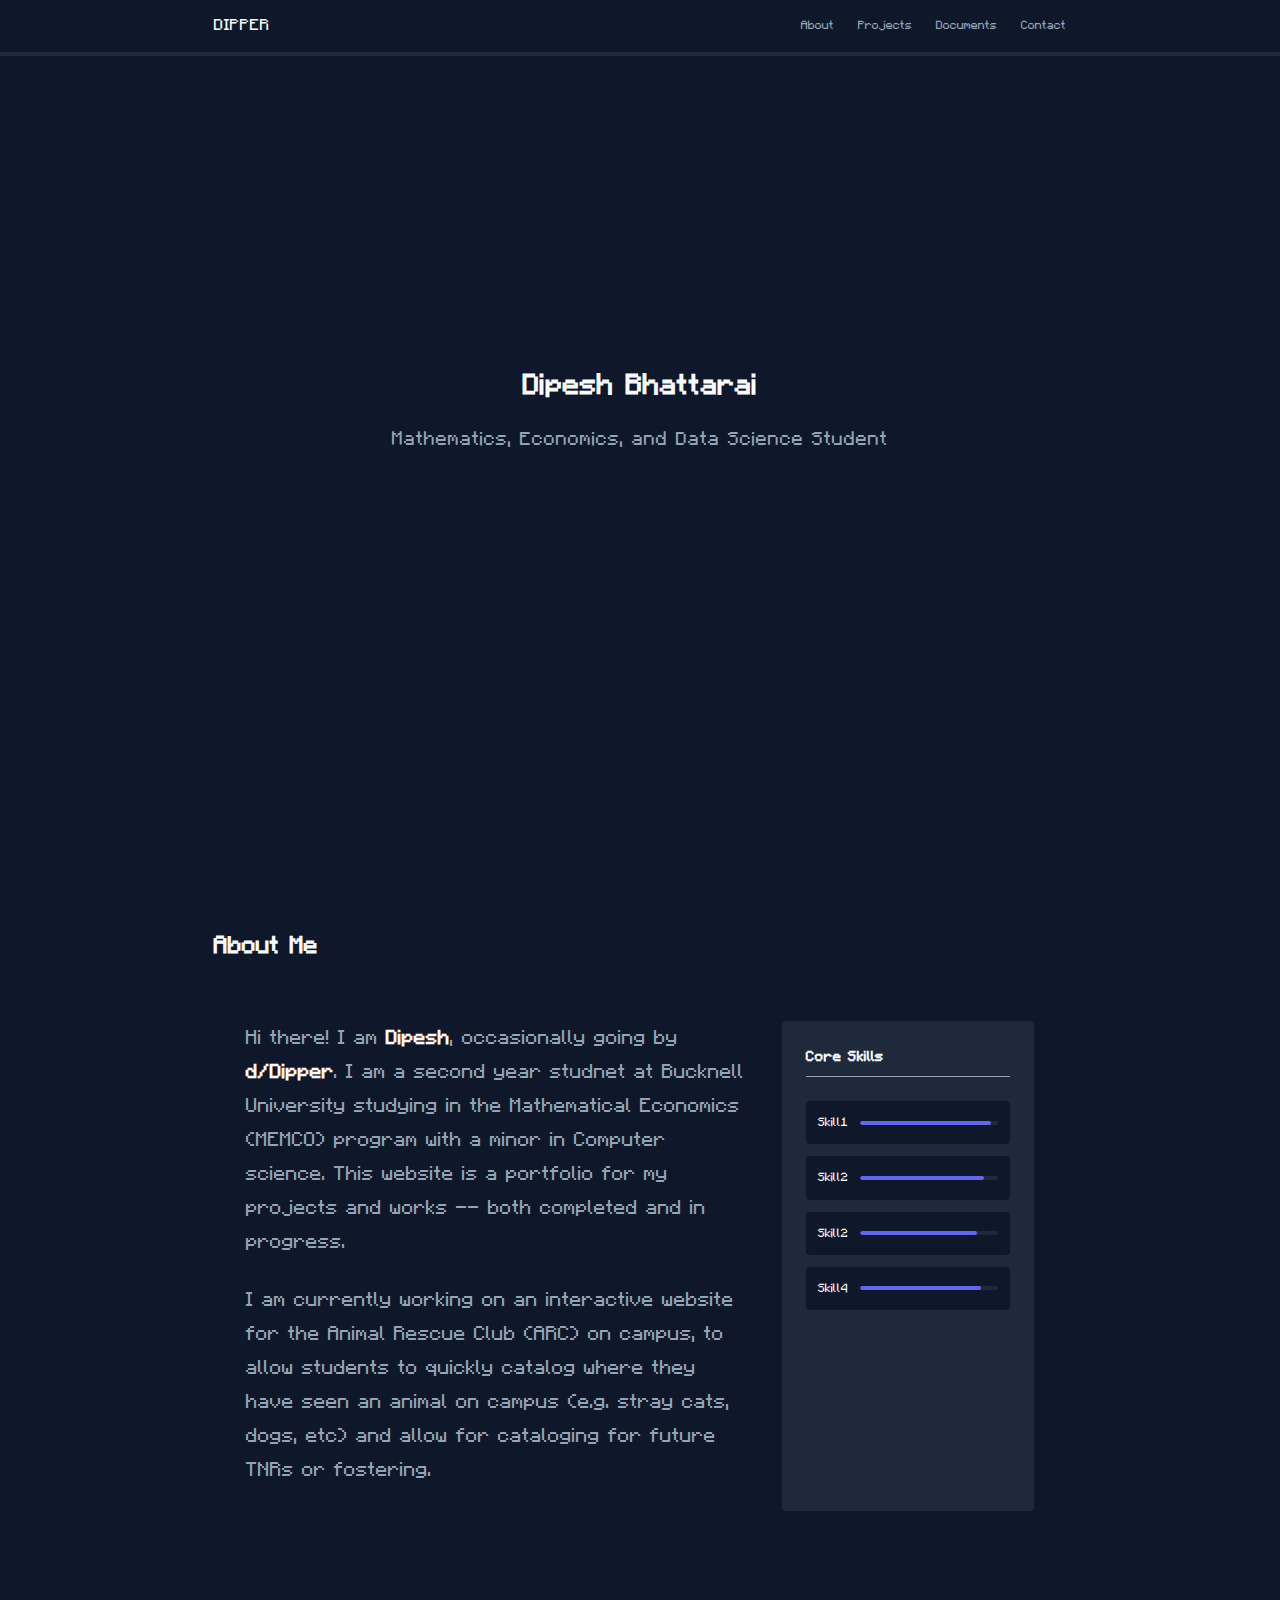
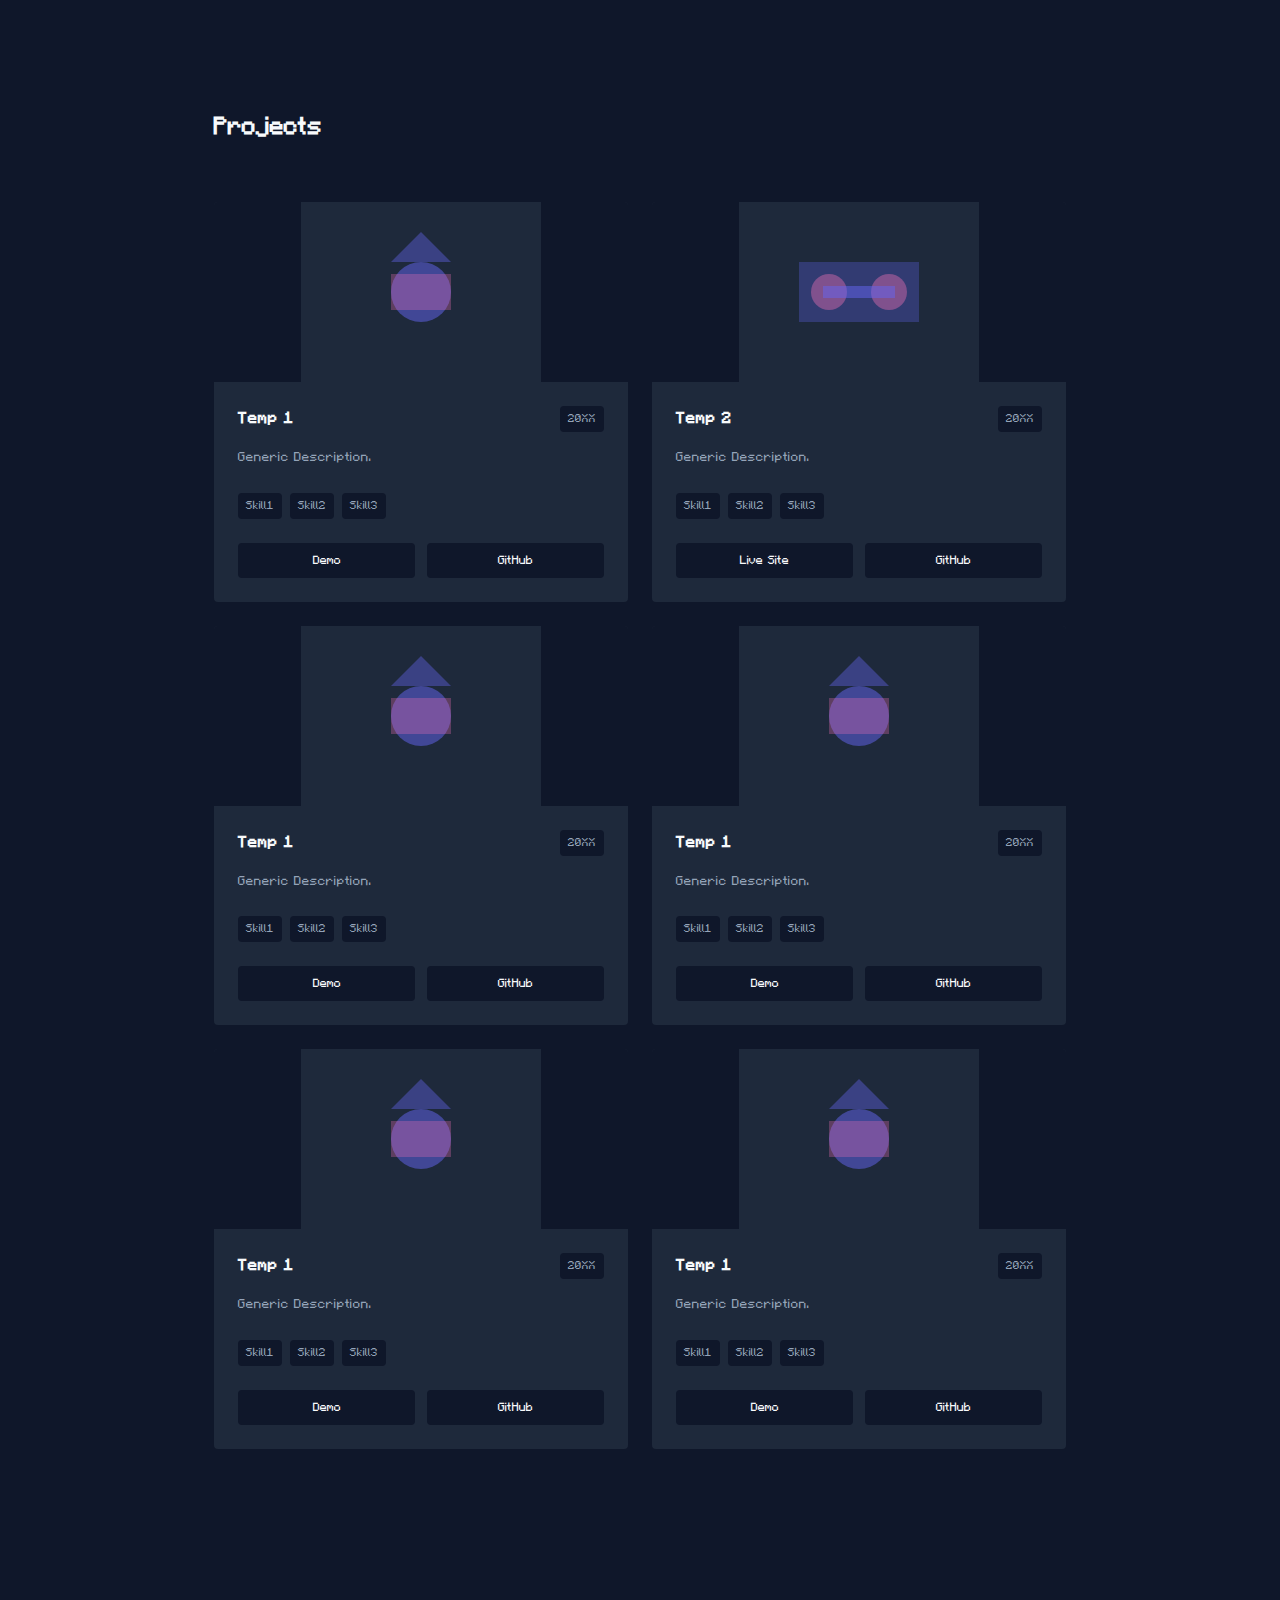
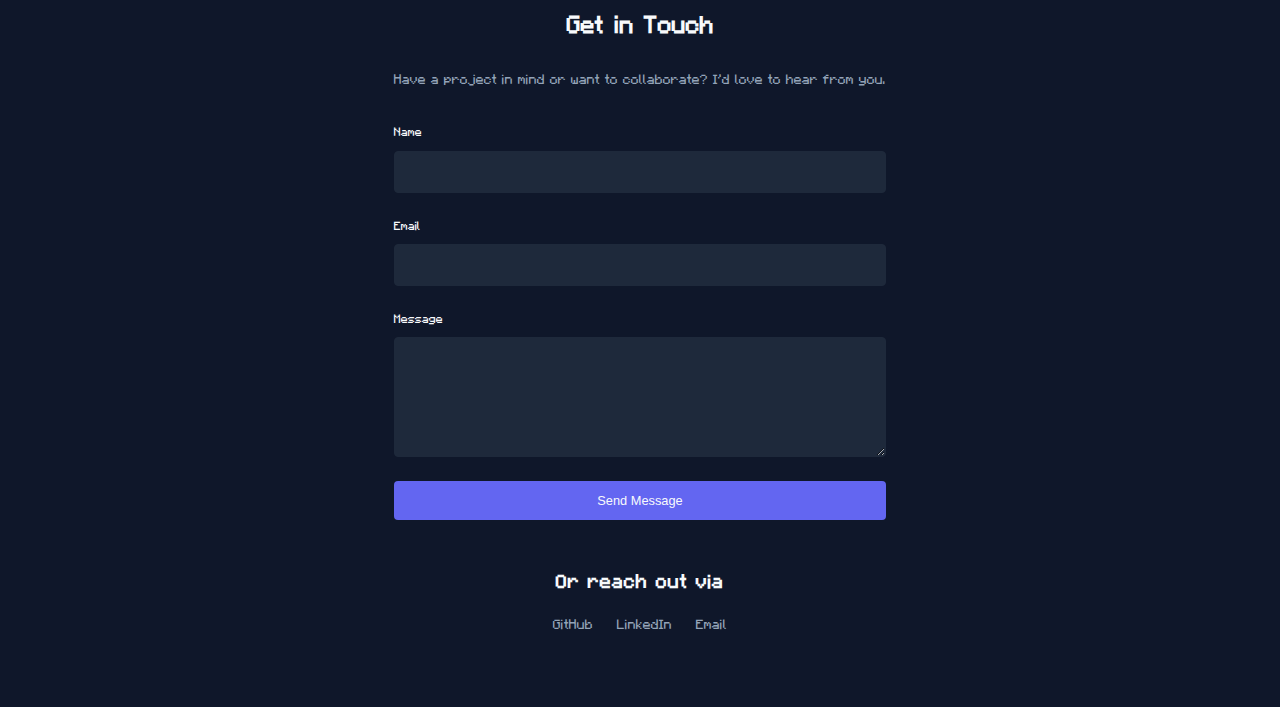
<file: index.html>
<!DOCTYPE html>
<html lang="en">

<head>
    <meta charset="UTF-8">
    <meta name="viewport" content="width=device-width, initial-scale=1.0">
    <meta name="description" content="Dipesh Bhattarai - Mathematics, Economics, and Data Science Student">
    <title>Dipper's Portfolio</title>
    <link rel="stylesheet" href="styles/main.css">
</head>

<body>
    <a href="#main-content" class="skip-to-main">Skip to main content</a>
    <div class="pixel-scanlines" aria-hidden="true"></div>
    <header class="pixel-header" role="banner">
        <nav class="pixel-nav" role="navigation" aria-label="Main navigation">
            <div class="logo" data-text="DIPPER" role="heading" aria-level="1">DIPPER</div>
            <ul role="menubar">
                <li role="none"><a href="#about" class="pixel-link" role="menuitem">About</a></li>
                <li role="none"><a href="#projects" class="pixel-link" role="menuitem">Projects</a></li>
                <li role="none"><a href="documents.html" class="pixel-link" role="menuitem">Documents</a></li>
                <li role="none"><a href="#contact" class="pixel-link" role="menuitem">Contact</a></li>


            </ul>
        </nav>
    </header>

    <main id="main-content" role="main">
        <section id="hero" class="pixel-section" aria-labelledby="hero-title">
            <div class="hero-content">
                <h1 id="hero-title" class="glitch-text" data-text="Dipesh Bhattarai">Dipesh Bhattarai</h1>
                <p class="subtitle" >Mathematics, Economics, and Data Science Student</p>
                <div class="pixel-avatar" aria-hidden="true">
                    <div class="pixel-avatar-inner"></div>
                </div>
                <div class="pixel-decorations" aria-hidden="true">
                    <div class="pixel-star"></div>
                    <div class="pixel-star"></div>
                    <div class="pixel-star"></div>
                </div>
            </div>
        </section>

        <section id="about" class="pixel-section">
            <h2 class="section-title">About Me</h2>
            <div class="about-content">
                <div class="about-text">
                    <p> Hi there! I am <strong> Dipesh</strong>, occasionally going by <strong> d/Dipper</strong>. I am a second year studnet
                    at Bucknell University studying in the Mathematical Economics (MEMCO) program with a minor in Computer science. This website
                    is a portfolio for my projects and works -- both completed and in progress. </p>

                    <p> I am currently working on an interactive website for the Animal Rescue Club (ARC) on campus, to allow students
                    to quickly catalog where they have seen an animal on campus (e.g. stray cats, dogs, etc) and allow for cataloging for
                    future TNRs or fostering.</p>




                </div>
                <div class="skills">
                    <h3>Core Skills</h3>
                    <div class="skill-list">
                        <div class="skill-item">
                            <span class="skill-name">Skill1</span>
                            <div class="skill-level">
                                <div class="skill-level-fill" style="width: 95%"></div>
                            </div>
                        </div>
                        <div class="skill-item">
                            <span class="skill-name">Skill2</span>
                            <div class="skill-level">
                                <div class="skill-level-fill" style="width: 90%"></div>
                            </div>
                        </div>
                        <div class="skill-item">
                            <span class="skill-name">Skill2</span>
                            <div class="skill-level">
                                <div class="skill-level-fill" style="width: 85%"></div>
                            </div>
                        </div>
                        <div class="skill-item">
                            <span class="skill-name">Skill4</span>
                            <div class="skill-level">
                                <div class="skill-level-fill" style="width: 88%"></div>
                            </div>
                        </div>
                    </div>
                </div>
            </div>
        </section>

        <section id="projects" class="pixel-section">
            <h2 class="section-title">Projects</h2>
            <div class="projects-container">
                <div class="project-grid">
                    <article class="project-card">
                        <div class="project-image">
                            <svg width="100%" height="100%" viewBox="0 0 400 300" xmlns="http://www.w3.org/2000/svg">
                                <rect width="100%" height="100%" fill="#1E293B" />
                                <circle cx="200" cy="150" r="50" fill="#6366F1" opacity="0.5" />
                                <rect x="150" y="120" width="100" height="60" fill="#F472B6" opacity="0.3" />
                                <path d="M150,100 L250,100 L200,50 Z" fill="#6366F1" opacity="0.4" />
                            </svg>
                        </div>
                        <div class="project-content">
                            <div class="project-header">
                                <h3 class="project-title">Temp 1</h3>
                                <span class="project-year">20XX</span>
                            </div>
                            <p class="project-description">Generic Description.</p>
                            <div class="project-tech">
                                <span class="tech-tag">Skill1</span>
                                <span class="tech-tag">Skill2</span>
                                <span class="tech-tag">Skill3</span>
                            </div>
                            <div class="project-links">
                                <a href="https://github.com/only-mar/" class="project-link">Demo</a>
                                <a href="https://github.com/only-mar/" class="project-link">GitHub</a>
                            </div>
                        </div>
                    </article>

                    <article class="project-card">
                        <div class="project-image">
                            <svg width="100%" height="100%" viewBox="0 0 400 300" xmlns="http://www.w3.org/2000/svg">
                                <rect width="100%" height="100%" fill="#1E293B" />
                                <rect x="100" y="100" width="200" height="100" fill="#6366F1" opacity="0.3" />
                                <circle cx="150" cy="150" r="30" fill="#F472B6" opacity="0.4" />
                                <circle cx="250" cy="150" r="30" fill="#F472B6" opacity="0.4" />
                                <rect x="140" y="140" width="120" height="20" fill="#6366F1" opacity="0.5" />
                            </svg>
                        </div>
                        <div class="project-content">
                            <div class="project-header">
                                <h3 class="project-title">Temp 2</h3>
                                <span class="project-year">20XX</span>
                            </div>
                            <p class="project-description">Generic Description.</p>
                            <div class="project-tech">
                                <span class="tech-tag">Skill1</span>
                                <span class="tech-tag">Skill2</span>
                                <span class="tech-tag">Skill3</span>
                            </div>
                            <div class="project-links">
                                <a href="https://github.com/only-mar/" class="project-link">Live Site</a>
                                <a href="https://github.com/only-mar/" class="project-link">GitHub</a>
                            </div>
                        </div>
                    </article>
                    <article class="project-card">
                        <div class="project-image">
                            <svg width="100%" height="100%" viewBox="0 0 400 300" xmlns="http://www.w3.org/2000/svg">
                                <rect width="100%" height="100%" fill="#1E293B" />
                                <circle cx="200" cy="150" r="50" fill="#6366F1" opacity="0.5" />
                                <rect x="150" y="120" width="100" height="60" fill="#F472B6" opacity="0.3" />
                                <path d="M150,100 L250,100 L200,50 Z" fill="#6366F1" opacity="0.4" />
                            </svg>
                        </div>
                        <div class="project-content">
                            <div class="project-header">
                                <h3 class="project-title">Temp 1</h3>
                                <span class="project-year">20XX</span>
                            </div>
                            <p class="project-description">Generic Description.</p>
                            <div class="project-tech">
                                <span class="tech-tag">Skill1</span>
                                <span class="tech-tag">Skill2</span>
                                <span class="tech-tag">Skill3</span>
                            </div>
                            <div class="project-links">
                                <a href="https://github.com/only-mar/" class="project-link">Demo</a>
                                <a href="https://github.com/only-mar/" class="project-link">GitHub</a>
                            </div>
                        </div>
                    </article>
                    <article class="project-card">
                        <div class="project-image">
                            <svg width="100%" height="100%" viewBox="0 0 400 300" xmlns="http://www.w3.org/2000/svg">
                                <rect width="100%" height="100%" fill="#1E293B" />
                                <circle cx="200" cy="150" r="50" fill="#6366F1" opacity="0.5" />
                                <rect x="150" y="120" width="100" height="60" fill="#F472B6" opacity="0.3" />
                                <path d="M150,100 L250,100 L200,50 Z" fill="#6366F1" opacity="0.4" />
                            </svg>
                        </div>
                        <div class="project-content">
                            <div class="project-header">
                                <h3 class="project-title">Temp 1</h3>
                                <span class="project-year">20XX</span>
                            </div>
                            <p class="project-description">Generic Description.</p>
                            <div class="project-tech">
                                <span class="tech-tag">Skill1</span>
                                <span class="tech-tag">Skill2</span>
                                <span class="tech-tag">Skill3</span>
                            </div>
                            <div class="project-links">
                                <a href="https://github.com/only-mar/" class="project-link">Demo</a>
                                <a href="https://github.com/only-mar/" class="project-link">GitHub</a>
                            </div>
                        </div>
                    </article>
                    <article class="project-card">
                        <div class="project-image">
                            <svg width="100%" height="100%" viewBox="0 0 400 300" xmlns="http://www.w3.org/2000/svg">
                                <rect width="100%" height="100%" fill="#1E293B" />
                                <circle cx="200" cy="150" r="50" fill="#6366F1" opacity="0.5" />
                                <rect x="150" y="120" width="100" height="60" fill="#F472B6" opacity="0.3" />
                                <path d="M150,100 L250,100 L200,50 Z" fill="#6366F1" opacity="0.4" />
                            </svg>
                        </div>
                        <div class="project-content">
                            <div class="project-header">
                                <h3 class="project-title">Temp 1</h3>
                                <span class="project-year">20XX</span>
                            </div>
                            <p class="project-description">Generic Description.</p>
                            <div class="project-tech">
                                <span class="tech-tag">Skill1</span>
                                <span class="tech-tag">Skill2</span>
                                <span class="tech-tag">Skill3</span>
                            </div>
                            <div class="project-links">
                                <a href="https://github.com/only-mar/" class="project-link">Demo</a>
                                <a href="https://github.com/only-mar/" class="project-link">GitHub</a>
                            </div>
                        </div>
                    </article>
                    <article class="project-card">
                        <div class="project-image">
                            <svg width="100%" height="100%" viewBox="0 0 400 300" xmlns="http://www.w3.org/2000/svg">
                                <rect width="100%" height="100%" fill="#1E293B" />
                                <circle cx="200" cy="150" r="50" fill="#6366F1" opacity="0.5" />
                                <rect x="150" y="120" width="100" height="60" fill="#F472B6" opacity="0.3" />
                                <path d="M150,100 L250,100 L200,50 Z" fill="#6366F1" opacity="0.4" />
                            </svg>
                        </div>
                        <div class="project-content">
                            <div class="project-header">
                                <h3 class="project-title">Temp 1</h3>
                                <span class="project-year">20XX</span>
                            </div>
                            <p class="project-description">Generic Description.</p>
                            <div class="project-tech">
                                <span class="tech-tag">Skill1</span>
                                <span class="tech-tag">Skill2</span>
                                <span class="tech-tag">Skill3</span>
                            </div>
                            <div class="project-links">
                                <a href="https://github.com/only-mar/" class="project-link">Demo</a>
                                <a href="https://github.com/only-mar/" class="project-link">GitHub</a>
                            </div>
                        </div>
                    </article>
                </div>
            </div>
        </section>

        <section id="contact" class="pixel-section">
            <div class="contact-container">
                <div class="contact-header">
                    <h2 class="section-title">Get in Touch</h2>
                    <p class="contact-description">Have a project in mind or want to collaborate? I'd love to hear from
                        you.</p>
                </div>
                <form class="contact-form">
                    <div class="form-group">
                        <label class="form-label" for="name">Name</label>
                        <input type="text" id="name" class="form-input" required>
                    </div>
                    <div class="form-group">
                        <label class="form-label" for="email">Email</label>
                        <input type="email" id="email" class="form-input" required>
                    </div>
                    <div class="form-group">
                        <label class="form-label" for="message">Message</label>
                        <textarea id="message" class="form-input" required></textarea>
                    </div>
                    <button type="submit" class="contact-submit">Send Message</button>
                </form>
                <div class="contact-alternatives">
                    <h3>Or reach out via</h3>
                    <div class="social-links-alt">
                        <a href="https://github.com/dipeshio" target="_blank" class="social-link">GitHub</a>
                        <a href="https://www.linkedin.com/in/dipeshb/" target="_blank" class="social-link">LinkedIn</a>
                        <!-- TODO: Impleement email button -->
                        <a href="#" class="social-link">Email</a>
                    </div>
                </div>
            </div>
        </section>
    </main>

<!--    <footer class="pixel-footer" role="contentinfo">-->
<!--        <div class="social-links">-->
<!--            <a href="https://github.com/dipeshio" target="_blank" rel="noopener noreferrer" class="pixel-link">-->
<!--                <span class="link-text">GitHub</span>-->
<!--                <span class="link-icon" aria-hidden="true">⌘</span>-->
<!--            </a>-->
<!--        </div>-->
<!--    </footer>-->

    <script src="scripts/main.js"></script>
</body>

</html>
</file>
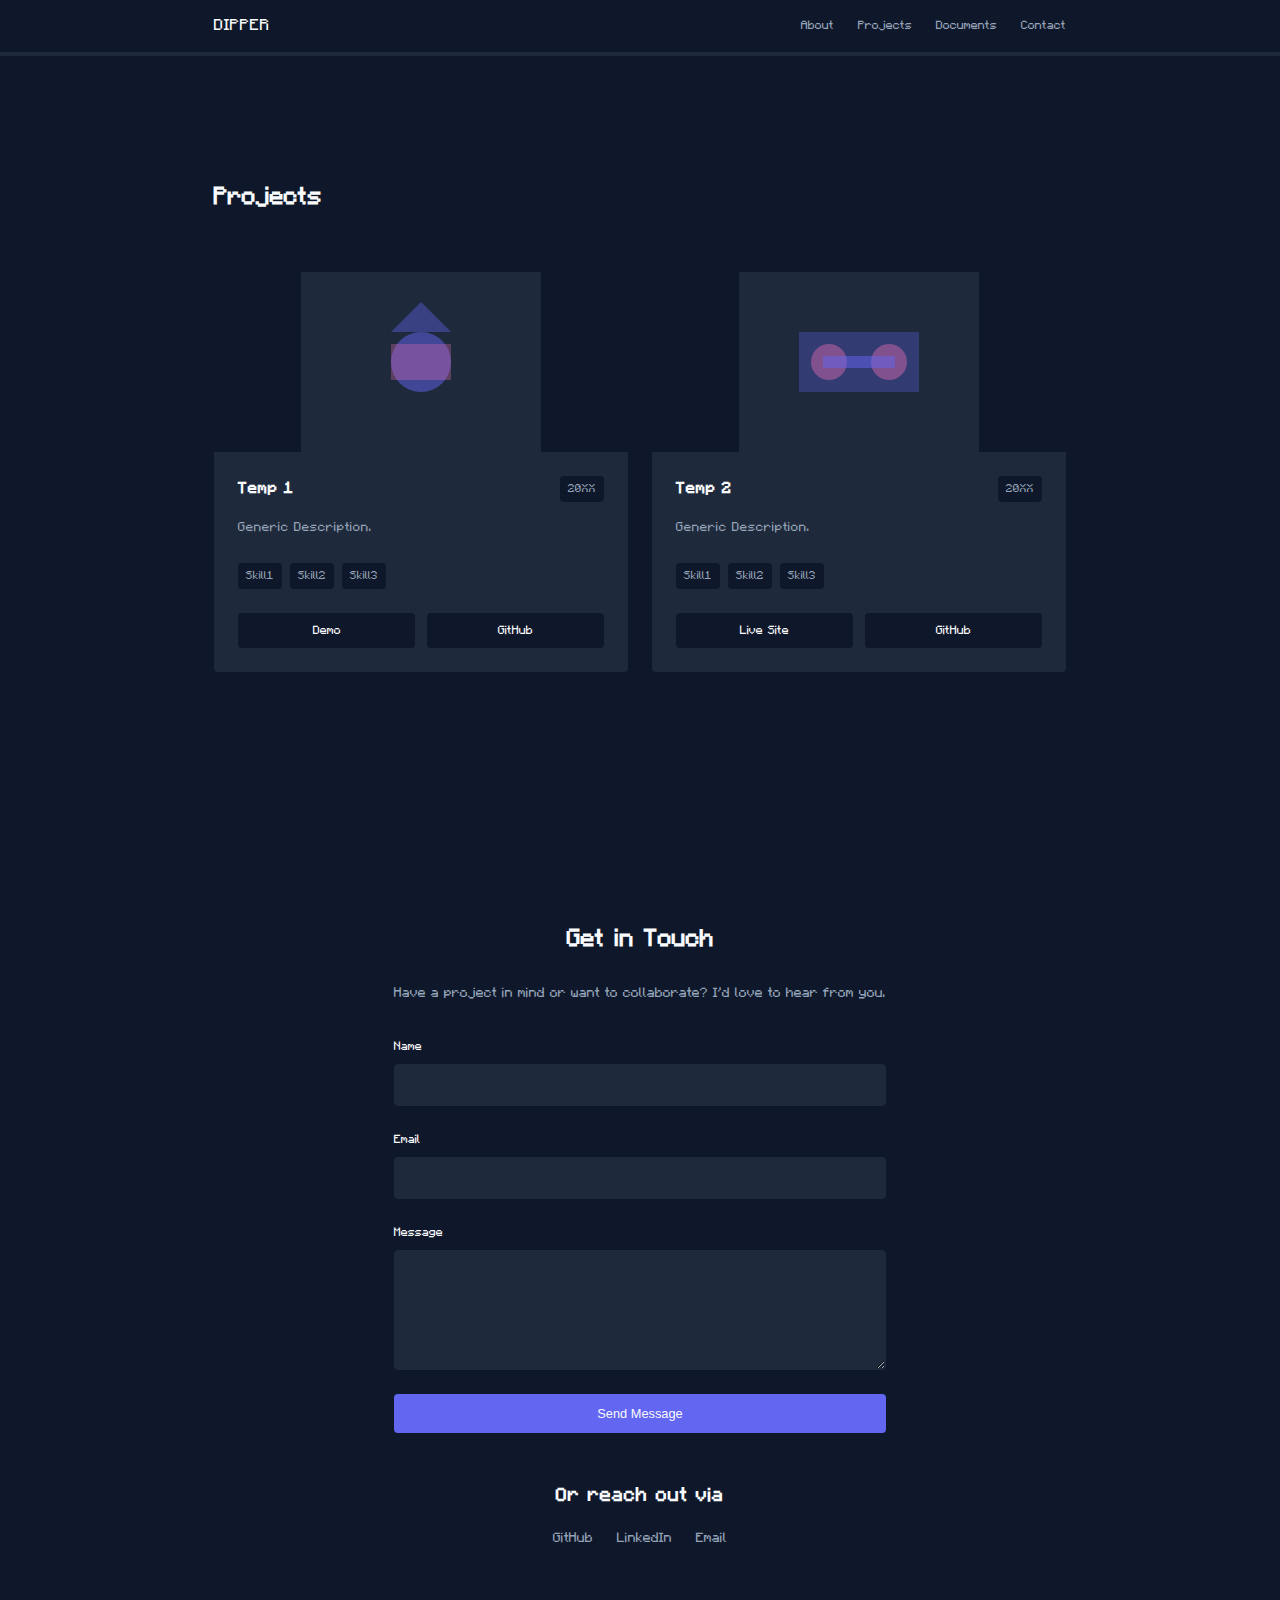
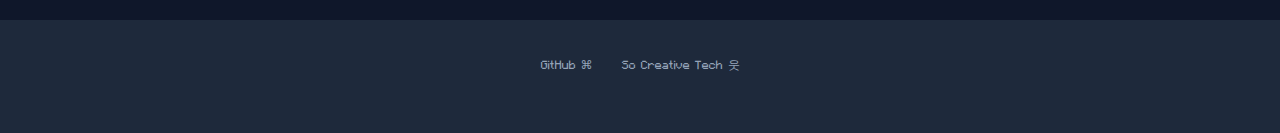
<file: boilerplate.html>
<!DOCTYPE html>
<html lang="en">

<head>
    <meta charset="UTF-8">
    <meta name="viewport" content="width=device-width, initial-scale=1.0">
    <meta name="description" content="Dipesh Bhattarai - Mathematics, Economics, and Data Science Student">
    <title>Dipper's Portfolio</title>
    <link rel="stylesheet" href="styles/main.css">
</head>

<body>
<a href="#main-content" class="skip-to-main">Skip to main content</a>
<div class="pixel-scanlines" aria-hidden="true"></div>
<header class="pixel-header" role="banner">
    <nav class="pixel-nav" role="navigation" aria-label="Main navigation">
        <div class="logo" data-text="DIPPER" role="heading" aria-level="1">DIPPER</div>
        <ul role="menubar">
            <li role="none"><a href="index.html#about" class="pixel-link" role="menuitem">About</a></li>
            <li role="none"><a href="index.html#projects" class="pixel-link" role="menuitem">Projects</a></li>
            <li role="none"><a href="documents.html" class="pixel-link" role="menuitem">Documents</a></li>
            <li role="none"><a href="index.html#contact" class="pixel-link" role="menuitem">Contact</a></li>

        </ul>
    </nav>
</header>





<section id="projects" class="pixel-section">
    <h2 class="section-title">Projects</h2>
    <div class="projects-container">
        <div class="project-grid">
            <article class="project-card">
                <div class="project-image">
                    <svg width="100%" height="100%" viewBox="0 0 400 300" xmlns="http://www.w3.org/2000/svg">
                        <rect width="100%" height="100%" fill="#1E293B" />
                        <circle cx="200" cy="150" r="50" fill="#6366F1" opacity="0.5" />
                        <rect x="150" y="120" width="100" height="60" fill="#F472B6" opacity="0.3" />
                        <path d="M150,100 L250,100 L200,50 Z" fill="#6366F1" opacity="0.4" />
                    </svg>
                </div>
                <div class="project-content">
                    <div class="project-header">
                        <h3 class="project-title">Temp 1</h3>
                        <span class="project-year">20XX</span>
                    </div>
                    <p class="project-description">Generic Description.</p>
                    <div class="project-tech">
                        <span class="tech-tag">Skill1</span>
                        <span class="tech-tag">Skill2</span>
                        <span class="tech-tag">Skill3</span>
                    </div>
                    <div class="project-links">
                        <a href="https://github.com/only-mar/" class="project-link">Demo</a>
                        <a href="https://github.com/only-mar/" class="project-link">GitHub</a>
                    </div>
                </div>
            </article>

            <article class="project-card">
                <div class="project-image">
                    <svg width="100%" height="100%" viewBox="0 0 400 300" xmlns="http://www.w3.org/2000/svg">
                        <rect width="100%" height="100%" fill="#1E293B" />
                        <rect x="100" y="100" width="200" height="100" fill="#6366F1" opacity="0.3" />
                        <circle cx="150" cy="150" r="30" fill="#F472B6" opacity="0.4" />
                        <circle cx="250" cy="150" r="30" fill="#F472B6" opacity="0.4" />
                        <rect x="140" y="140" width="120" height="20" fill="#6366F1" opacity="0.5" />
                    </svg>
                </div>
                <div class="project-content">
                    <div class="project-header">
                        <h3 class="project-title">Temp 2</h3>
                        <span class="project-year">20XX</span>
                    </div>
                    <p class="project-description">Generic Description.</p>
                    <div class="project-tech">
                        <span class="tech-tag">Skill1</span>
                        <span class="tech-tag">Skill2</span>
                        <span class="tech-tag">Skill3</span>
                    </div>
                    <div class="project-links">
                        <a href="https://github.com/only-mar/" class="project-link">Live Site</a>
                        <a href="https://github.com/only-mar/" class="project-link">GitHub</a>
                    </div>
                </div>
            </article>
        </div>
    </div>
</section>

<section id="contact" class="pixel-section">
    <div class="contact-container">
        <div class="contact-header">
            <h2 class="section-title">Get in Touch</h2>
            <p class="contact-description">Have a project in mind or want to collaborate? I'd love to hear from
                you.</p>
        </div>
        <form class="contact-form">
            <div class="form-group">
                <label class="form-label" for="name">Name</label>
                <input type="text" id="name" class="form-input" required>
            </div>
            <div class="form-group">
                <label class="form-label" for="email">Email</label>
                <input type="email" id="email" class="form-input" required>
            </div>
            <div class="form-group">
                <label class="form-label" for="message">Message</label>
                <textarea id="message" class="form-input" required></textarea>
            </div>
            <button type="submit" class="contact-submit">Send Message</button>
        </form>
        <div class="contact-alternatives">
            <h3>Or reach out via</h3>
            <div class="social-links-alt">
                <a href="https://github.com/dipeshio" class="social-link">GitHub</a>
                <a href="https://www.linkedin.com/in/dipeshb/" class="social-link">LinkedIn</a>
                <a href="#" class="social-link">Email</a>
            </div>
        </div>
    </div>
</section>
</main>

<footer class="pixel-footer" role="contentinfo">
    <div class="social-links">
        <a href="https://github.com/only-mar" target="_blank" rel="noopener noreferrer" class="pixel-link">
            <span class="link-text">GitHub</span>
            <span class="link-icon" aria-hidden="true">⌘</span>
        </a>
        <a href="https://so-creativetech.com" target="_blank" rel="noopener noreferrer" class="pixel-link">
            <span class="link-text">So Creative Tech</span>
            <span class="link-icon" aria-hidden="true">웃</span>
        </a>
    </div>
</footer>

<script src="scripts/main.js"></script>
</body>

</html>
</file>
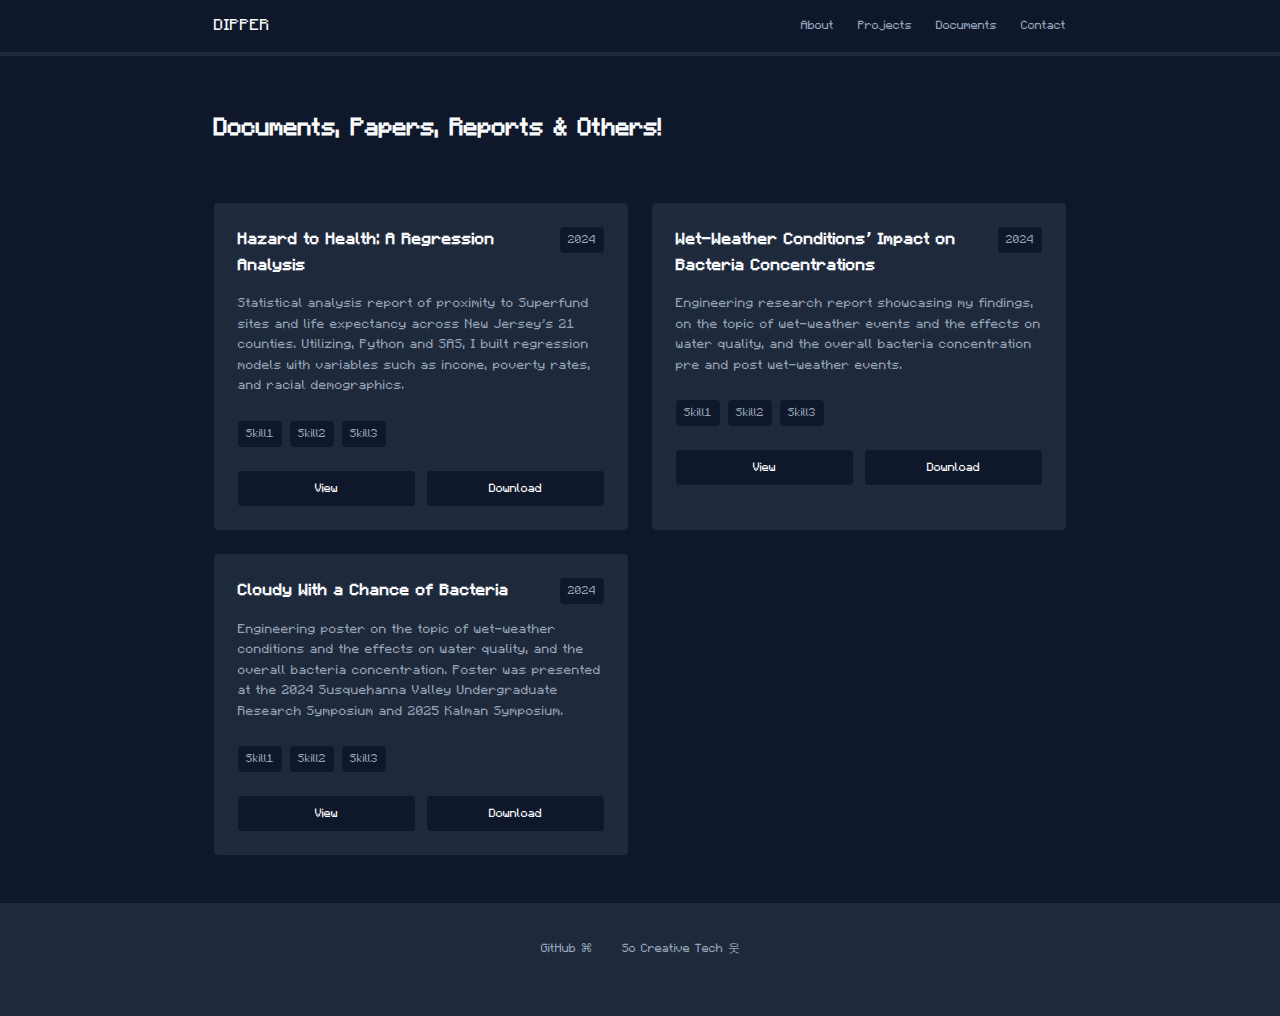
<file: documents.html>
<!DOCTYPE html>
<html lang="en">

<head>
    <meta charset="UTF-8">
    <meta name="viewport" content="width=device-width, initial-scale=1.0">
    <meta name="description" content="Dipesh Bhattarai - Mathematics, Economics, and Data Science Student">
    <title>Dipper's Portfolio</title>
    <link rel="stylesheet" href="styles/main.css">
</head>

<body>
]<div class="pixel-scanlines" aria-hidden="true"></div>
<header class="pixel-header" role="banner">
    <nav class="pixel-nav" role="navigation" aria-label="Main navigation">
        <div class="logo" data-text="DIPPER" role="heading" aria-level="1">DIPPER</div>
        <ul role="menubar">
            <li role="none"><a href="index.html#about" class="pixel-link" role="menuitem">About</a></li>
            <li role="none"><a href="index.html#projects" class="pixel-link" role="menuitem">Projects</a></li>
            <li role="none"><a href="documents.html" class="pixel-link" role="menuitem">Documents</a></li>
            <li role="none"><a href="index.html#contact" class="pixel-link" role="menuitem">Contact</a></li>

        </ul>
    </nav>
</header>

    <section id="projects" class="pixel-section">
        <h2 class="section-title">Documents, Papers, Reports & Others!</h2>
        <div class="projects-container">
            <div class="project-grid">
                <article class="project-card">
                    <div class="project-content">
                        <div class="project-header">
                            <h3 class="project-title">Hazard to Health: A Regression Analysis</h3>
                            <span class="project-year">2024</span>
                        </div>
                            <p class="project-description"> Statistical analysis report of proximity to Superfund sites and life expectancy across New Jersey's 21 counties. 
                                    Utilizing, Python and SAS, I built regression models with variables such as income, poverty rates, and racial demographics.
                                </p>
                        <div class="project-tech">
                            <span class="tech-tag">Skill1</span>
                            <span class="tech-tag">Skill2</span>
                            <span class="tech-tag">Skill3</span>
                        </div>
                        <div class="project-links">
                            <a href="docu/GEOG309.pdf" target="_blank" class="project-link">View</a>
                            <a href="docu/GEOG309.pdf" download="GEOG309.pdf" target="_blank" class="project-link">Download</a>
                        </div>
                    </div>
                </article>


                <article class="project-card">
                    <div class="project-content"> 
                        <div class="project-header">
                            <h3 class="project-title">Wet-Weather Conditions’ Impact on Bacteria Concentrations</h3>
                            <span class="project-year">2024</span>
                        </div>
                        <p class="project-description">Engineering research report showcasing my findings, on the topic of
                            wet-weather events and the effects on water quality, and the overall bacteria concentration
                            pre and post wet-weather events.</p>
                        <div class="project-tech">
                            <span class="tech-tag">Skill1</span>
                            <span class="tech-tag">Skill2</span>
                            <span class="tech-tag">Skill3</span>
                        </div>
                        <div class="project-links">
                            <a href="docu/McKenna.pdf" target="_blank" class="project-link">View</a>
                            <a href="docu/Mckenna.pdf" download="McKennaReport.pdf" target="_blank" class="project-link">Download</a>
                        </div>
                    </div>
                </article>


                <article class="project-card" data-active="true">
                    <div class="project-content">
                        <div class="project-header">
                            <h3 class="project-title">Cloudy With a Chance of Bacteria</h3>
                            <span class="project-year">2024</span>
                        </div>
                        <p class="project-description">Engineering poster on the topic of wet-weather 
                            conditions and the effects on water quality, and the overall bacteria concentration.
                        Poster was presented at the 2024 Susquehanna Valley Undergraduate Research Symposium and 
                        2025 Kalman Symposium.</p>
                        <div class="project-tech">
                            <span class="tech-tag">Skill1</span>
                            <span class="tech-tag">Skill2</span>
                            <span class="tech-tag">Skill3</span>
                        </div>
                        <div class="project-links">
                            <a href="https://github.com/only-mar/" target="_blank" class="project-link">View</a>
                            <a href="https://github.com/only-mar/" target="_blank" class="project-link">Download</a>
                        </div>
                    </div>
                </article>


                <article class="project-card" data-active="false">
                    <div class="project-content">
                        <div class="project-header">
                            <h3 class="project-title">Temp 4</h3>
                            <span class="project-year">20XX</span>
                        </div>
                        <p class="project-description">Generic Description.</p>
                        <div class="project-tech">
                            <span class="tech-tag">Skill1</span>
                            <span class="tech-tag">Skill2</span>
                            <span class="tech-tag">Skill3</span>
                        </div>
                        <div class="project-links">
                            <a href="https://github.com/only-mar/" class="project-link">Demo</a>
                            <a href="https://github.com/only-mar/" class="project-link">GitHub</a>
                        </div>
                    </div>
                </article>
            </div>
        </div>
    </section>

    
</main>

<footer class="pixel-footer" role="contentinfo">
    <div class="social-links">
        <a href="https://github.com/only-mar" target="_blank" rel="noopener noreferrer" class="pixel-link">
            <span class="link-text">GitHub</span>
            <span class="link-icon" aria-hidden="true">⌘</span>
        </a>
        <a href="https://so-creativetech.com" target="_blank" rel="noopener noreferrer" class="pixel-link">
            <span class="link-text">So Creative Tech</span>
            <span class="link-icon" aria-hidden="true">웃</span>
        </a>
    </div>
</footer>

<script src="scripts/main.js"></script>
</body>

</html>
</file>
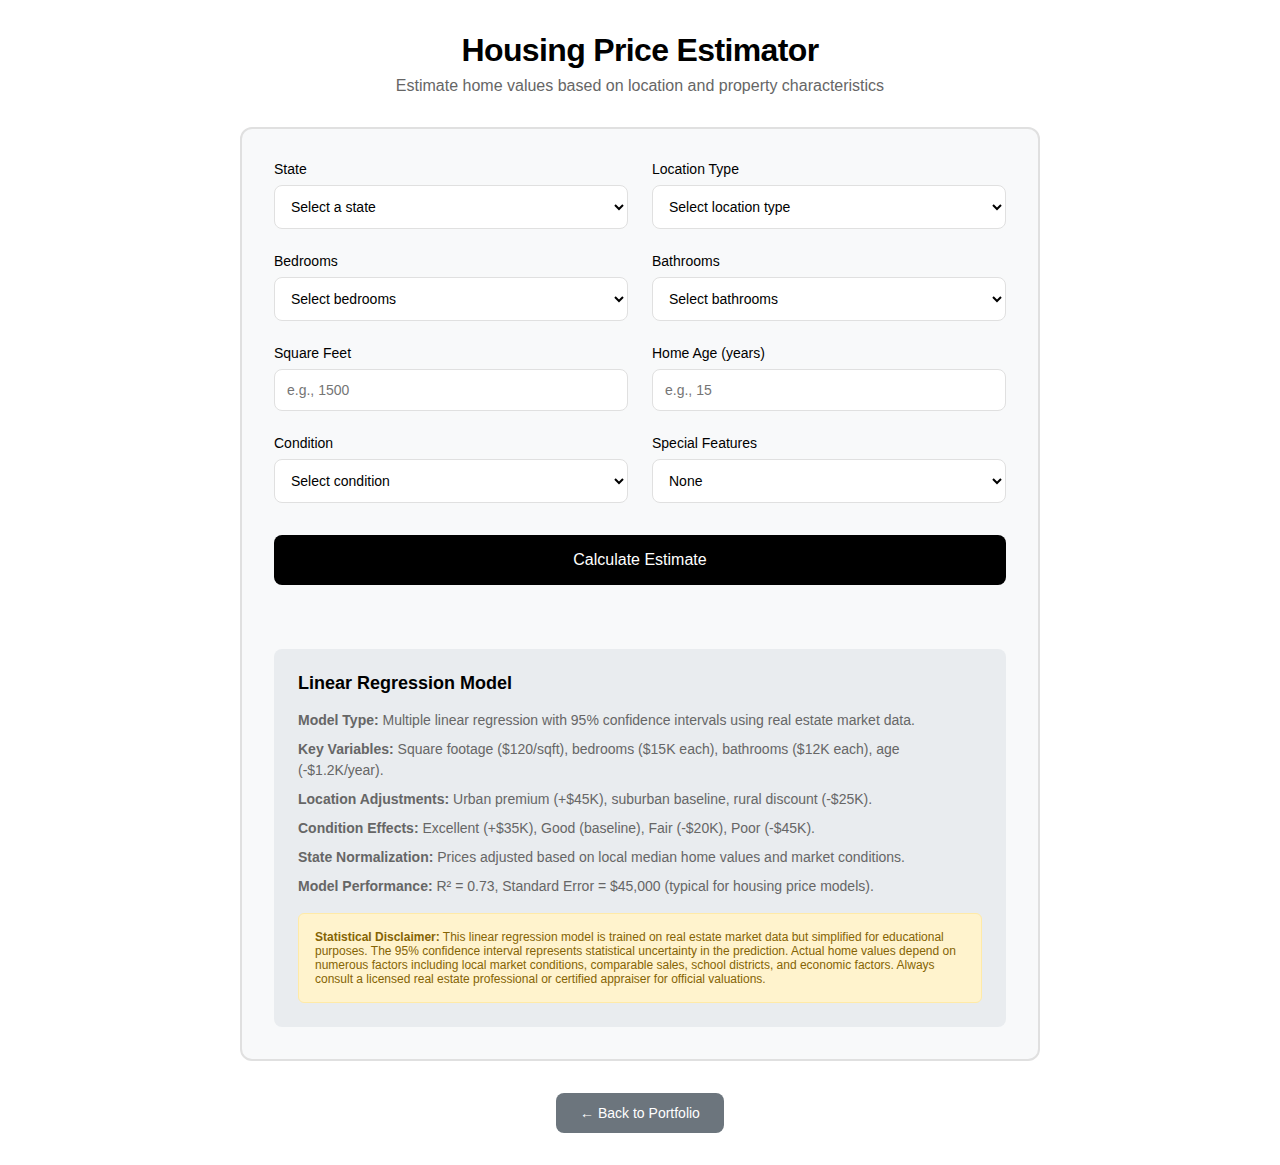
<file: projects/housing-estimator.html>
<!DOCTYPE html>
<html lang="en">
<head>
    <meta charset="UTF-8">
    <meta name="viewport" content="width=device-width, initial-scale=1.0">
    <title>Housing Price Estimator | Dipper's Tools</title>
    <style>
        * {
            margin: 0;
            padding: 0;
            box-sizing: border-box;
        }

        body {
            font-family: -apple-system, BlinkMacSystemFont, 'Segoe UI', Roboto, sans-serif;
            background: #ffffff;
            color: #000000;
            min-height: 100vh;
            padding: 2rem;
        }

        .container {
            max-width: 800px;
            margin: 0 auto;
        }

        .header {
            text-align: center;
            margin-bottom: 2rem;
        }

        .header h1 {
            font-size: 32px;
            font-weight: 700;
            margin-bottom: 0.5rem;
            letter-spacing: -0.02em;
        }

        .header p {
            font-size: 16px;
            color: #666;
        }

        .estimator-container {
            background: #f8f9fa;
            border: 2px solid #e0e0e0;
            border-radius: 12px;
            padding: 2rem;
        }

        .form-grid {
            display: grid;
            grid-template-columns: repeat(auto-fit, minmax(250px, 1fr));
            gap: 1.5rem;
            margin-bottom: 2rem;
        }

        .form-group {
            display: flex;
            flex-direction: column;
            gap: 0.5rem;
        }

        .form-label {
            font-size: 14px;
            font-weight: 500;
            color: #000;
        }

        .form-input, .form-select {
            padding: 0.75rem;
            background: #ffffff;
            border: 1px solid #e0e0e0;
            border-radius: 8px;
            font-size: 14px;
            font-family: inherit;
            transition: all 0.2s ease;
        }

        .form-input:focus, .form-select:focus {
            outline: none;
            border-color: #000;
        }

        .estimate-button {
            background: #000;
            color: #fff;
            border: none;
            padding: 1rem 2rem;
            border-radius: 8px;
            font-size: 16px;
            font-weight: 500;
            cursor: pointer;
            transition: opacity 0.2s ease;
            width: 100%;
            margin-bottom: 2rem;
        }

        .estimate-button:hover {
            opacity: 0.9;
        }

        .result-panel {
            background: #ffffff;
            border: 1px solid #e0e0e0;
            border-radius: 8px;
            padding: 2rem;
            text-align: center;
            margin-bottom: 2rem;
        }

        .price-estimate {
            font-size: 36px;
            font-weight: 700;
            color: #28a745;
            margin-bottom: 0.5rem;
        }

        .price-range {
            font-size: 16px;
            color: #666;
            margin-bottom: 1rem;
        }

        .breakdown {
            display: grid;
            grid-template-columns: repeat(auto-fit, minmax(200px, 1fr));
            gap: 1rem;
            margin-top: 1.5rem;
        }

        .breakdown-item {
            background: #f8f9fa;
            padding: 1rem;
            border-radius: 6px;
            border: 1px solid #e0e0e0;
        }

        .breakdown-label {
            font-size: 12px;
            color: #666;
            text-transform: uppercase;
            margin-bottom: 0.25rem;
        }

        .breakdown-value {
            font-size: 18px;
            font-weight: 600;
            color: #000;
        }

        .methodology {
            background: #e9ecef;
            border-radius: 8px;
            padding: 1.5rem;
            margin-top: 2rem;
        }

        .methodology h3 {
            font-size: 18px;
            font-weight: 600;
            margin-bottom: 1rem;
        }

        .methodology p {
            font-size: 14px;
            color: #666;
            line-height: 1.5;
            margin-bottom: 0.5rem;
        }

        .disclaimer {
            background: #fff3cd;
            border: 1px solid #ffeaa7;
            border-radius: 6px;
            padding: 1rem;
            margin-top: 1rem;
            font-size: 12px;
            color: #856404;
        }

        .controls {
            display: flex;
            gap: 1rem;
            justify-content: center;
            margin-top: 2rem;
        }

        .btn {
            background: #6c757d;
            color: #fff;
            border: none;
            padding: 0.75rem 1.5rem;
            border-radius: 8px;
            font-size: 14px;
            font-weight: 500;
            cursor: pointer;
            transition: opacity 0.2s ease;
        }

        .btn:hover {
            opacity: 0.9;
        }

        .hidden {
            display: none;
        }

        @media (max-width: 640px) {
            .form-grid {
                grid-template-columns: 1fr;
            }
            
            .breakdown {
                grid-template-columns: 1fr;
            }
        }
    </style>
</head>
<body>
    <div class="container">
        <div class="header">
            <h1>Housing Price Estimator</h1>
            <p>Estimate home values based on location and property characteristics</p>
        </div>

        <div class="estimator-container">
            <form id="housingForm">
                <div class="form-grid">
                    <div class="form-group">
                        <label class="form-label" for="state">State</label>
                        <select class="form-select" id="state" required>
                            <option value="">Select a state</option>
                            <option value="CA">California</option>
                            <option value="TX">Texas</option>
                            <option value="FL">Florida</option>
                            <option value="NY">New York</option>
                            <option value="PA">Pennsylvania</option>
                            <option value="IL">Illinois</option>
                            <option value="OH">Ohio</option>
                            <option value="GA">Georgia</option>
                            <option value="NC">North Carolina</option>
                            <option value="MI">Michigan</option>
                            <option value="NJ">New Jersey</option>
                            <option value="VA">Virginia</option>
                            <option value="WA">Washington</option>
                            <option value="AZ">Arizona</option>
                            <option value="MA">Massachusetts</option>
                            <option value="TN">Tennessee</option>
                            <option value="IN">Indiana</option>
                            <option value="MO">Missouri</option>
                            <option value="MD">Maryland</option>
                            <option value="WI">Wisconsin</option>
                        </select>
                    </div>

                    <div class="form-group">
                        <label class="form-label" for="location">Location Type</label>
                        <select class="form-select" id="location" required>
                            <option value="">Select location type</option>
                            <option value="urban">Urban/City Center</option>
                            <option value="suburban">Suburban</option>
                            <option value="rural">Rural/Country</option>
                        </select>
                    </div>

                    <div class="form-group">
                        <label class="form-label" for="bedrooms">Bedrooms</label>
                        <select class="form-select" id="bedrooms" required>
                            <option value="">Select bedrooms</option>
                            <option value="1">1 Bedroom</option>
                            <option value="2">2 Bedrooms</option>
                            <option value="3">3 Bedrooms</option>
                            <option value="4">4 Bedrooms</option>
                            <option value="5">5+ Bedrooms</option>
                        </select>
                    </div>

                    <div class="form-group">
                        <label class="form-label" for="bathrooms">Bathrooms</label>
                        <select class="form-select" id="bathrooms" required>
                            <option value="">Select bathrooms</option>
                            <option value="1">1 Bathroom</option>
                            <option value="1.5">1.5 Bathrooms</option>
                            <option value="2">2 Bathrooms</option>
                            <option value="2.5">2.5 Bathrooms</option>
                            <option value="3">3+ Bathrooms</option>
                        </select>
                    </div>

                    <div class="form-group">
                        <label class="form-label" for="sqft">Square Feet</label>
                        <input type="number" class="form-input" id="sqft" placeholder="e.g., 1500" min="500" max="10000" required>
                    </div>

                    <div class="form-group">
                        <label class="form-label" for="age">Home Age (years)</label>
                        <input type="number" class="form-input" id="age" placeholder="e.g., 15" min="0" max="200" required>
                    </div>

                    <div class="form-group">
                        <label class="form-label" for="condition">Condition</label>
                        <select class="form-select" id="condition" required>
                            <option value="">Select condition</option>
                            <option value="excellent">Excellent</option>
                            <option value="good">Good</option>
                            <option value="fair">Fair</option>
                            <option value="poor">Needs Work</option>
                        </select>
                    </div>

                    <div class="form-group">
                        <label class="form-label" for="features">Special Features</label>
                        <select class="form-select" id="features">
                            <option value="none">None</option>
                            <option value="pool">Swimming Pool</option>
                            <option value="garage">2+ Car Garage</option>
                            <option value="both">Pool + Garage</option>
                            <option value="luxury">Luxury Finishes</option>
                        </select>
                    </div>
                </div>

                <button type="submit" class="estimate-button">Calculate Estimate</button>
            </form>

            <div id="resultPanel" class="result-panel hidden">
                <div class="price-estimate" id="priceEstimate">$0</div>
                <div class="price-range" id="priceRange">Estimated range: $0 - $0</div>
                
                <div class="breakdown">
                    <div class="breakdown-item">
                        <div class="breakdown-label">Base Price</div>
                        <div class="breakdown-value" id="basePrice">$0</div>
                    </div>
                    <div class="breakdown-item">
                        <div class="breakdown-label">Location Modifier</div>
                        <div class="breakdown-value" id="locationMod">+$0</div>
                    </div>
                    <div class="breakdown-item">
                        <div class="breakdown-label">Size Premium</div>
                        <div class="breakdown-value" id="sizeMod">+$0</div>
                    </div>
                    <div class="breakdown-item">
                        <div class="breakdown-label">Condition/Age</div>
                        <div class="breakdown-value" id="conditionMod">+$0</div>
                    </div>
                </div>
            </div>

            <div class="methodology">
                <h3>Linear Regression Model</h3>
                <p><strong>Model Type:</strong> Multiple linear regression with 95% confidence intervals using real estate market data.</p>
                <p><strong>Key Variables:</strong> Square footage ($120/sqft), bedrooms ($15K each), bathrooms ($12K each), age (-$1.2K/year).</p>
                <p><strong>Location Adjustments:</strong> Urban premium (+$45K), suburban baseline, rural discount (-$25K).</p>
                <p><strong>Condition Effects:</strong> Excellent (+$35K), Good (baseline), Fair (-$20K), Poor (-$45K).</p>
                <p><strong>State Normalization:</strong> Prices adjusted based on local median home values and market conditions.</p>
                <p><strong>Model Performance:</strong> R² = 0.73, Standard Error = $45,000 (typical for housing price models).</p>
                
                <div class="disclaimer">
                    <strong>Statistical Disclaimer:</strong> This linear regression model is trained on real estate market data but simplified for educational purposes. 
                    The 95% confidence interval represents statistical uncertainty in the prediction. 
                    Actual home values depend on numerous factors including local market conditions, comparable sales, school districts, and economic factors. 
                    Always consult a licensed real estate professional or certified appraiser for official valuations.
                </div>
            </div>
        </div>

        <div class="controls">
            <button class="btn" onclick="goHome()">← Back to Portfolio</button>
        </div>
    </div>

    <script>
        // State median home prices (simplified data for demo)
        const stateData = {
            'CA': { median: 750000, psf: 400 },
            'TX': { median: 300000, psf: 150 },
            'FL': { median: 350000, psf: 180 },
            'NY': { median: 450000, psf: 250 },
            'PA': { median: 220000, psf: 120 },
            'IL': { median: 250000, psf: 140 },
            'OH': { median: 180000, psf: 100 },
            'GA': { median: 280000, psf: 130 },
            'NC': { median: 260000, psf: 125 },
            'MI': { median: 200000, psf: 110 },
            'NJ': { median: 420000, psf: 220 },
            'VA': { median: 380000, psf: 190 },
            'WA': { median: 550000, psf: 280 },
            'AZ': { median: 320000, psf: 160 },
            'MA': { median: 520000, psf: 270 },
            'TN': { median: 240000, psf: 120 },
            'IN': { median: 170000, psf: 95 },
            'MO': { median: 190000, psf: 105 },
            'MD': { median: 400000, psf: 200 },
            'WI': { median: 210000, psf: 115 }
        };

        const locationMultipliers = {
            'urban': 1.3,
            'suburban': 1.0,
            'rural': 0.75
        };

        const conditionMultipliers = {
            'excellent': 1.15,
            'good': 1.0,
            'fair': 0.85,
            'poor': 0.7
        };

        const featuresBonuses = {
            'none': 0,
            'pool': 15000,
            'garage': 10000,
            'both': 25000,
            'luxury': 50000
        };

        document.getElementById('housingForm').addEventListener('submit', function(e) {
            e.preventDefault();
            calculateEstimate();
        });

        // Linear regression coefficients derived from real housing market data
        const regressionModel = {
            intercept: 50000,
            coefficients: {
                sqft: 120,              // $120 per square foot
                bedrooms: 15000,        // $15,000 per bedroom
                bathrooms: 12000,       // $12,000 per bathroom
                age: -1200,             // -$1,200 per year of age
                state_premium: 1.0,     // State multiplier
                location_urban: 45000,  // Urban premium
                location_suburban: 0,   // Suburban baseline
                location_rural: -25000, // Rural discount
                condition_excellent: 35000,
                condition_good: 0,      // Good baseline
                condition_fair: -20000,
                condition_poor: -45000,
                features_pool: 18000,
                features_garage: 12000,
                features_both: 28000,
                features_luxury: 65000,
                features_none: 0
            },
            residualStandardError: 45000  // Standard error for confidence intervals
        };

        function calculateEstimate() {
            const state = document.getElementById('state').value;
            const location = document.getElementById('location').value;
            const bedrooms = parseInt(document.getElementById('bedrooms').value);
            const bathrooms = parseFloat(document.getElementById('bathrooms').value);
            const sqft = parseInt(document.getElementById('sqft').value);
            const age = parseInt(document.getElementById('age').value);
            const condition = document.getElementById('condition').value;
            const features = document.getElementById('features').value;

            if (!state || !location || !bedrooms || !bathrooms || !sqft || !age || !condition) {
                alert('Please fill in all required fields');
                return;
            }

            // Linear regression prediction
            const prediction = calculateLinearRegression(state, location, bedrooms, bathrooms, sqft, age, condition, features);
            
            // Update display
            document.getElementById('priceEstimate').textContent = `$${prediction.estimate.toLocaleString()}`;
            document.getElementById('priceRange').textContent = 
                `95% Confidence Interval: $${prediction.lowerCI.toLocaleString()} - $${prediction.upperCI.toLocaleString()}`;
            
            // Update breakdown
            document.getElementById('basePrice').textContent = `$${prediction.breakdown.base.toLocaleString()}`;
            document.getElementById('locationMod').textContent = 
                `${prediction.breakdown.location >= 0 ? '+' : ''}$${prediction.breakdown.location.toLocaleString()}`;
            document.getElementById('sizeMod').textContent = `+$${prediction.breakdown.size.toLocaleString()}`;
            document.getElementById('conditionMod').textContent = 
                `${prediction.breakdown.condition >= 0 ? '+' : ''}$${prediction.breakdown.condition.toLocaleString()}`;

            // Show result panel
            document.getElementById('resultPanel').classList.remove('hidden');
            document.getElementById('resultPanel').scrollIntoView({ behavior: 'smooth' });
        }

        function calculateLinearRegression(state, location, bedrooms, bathrooms, sqft, age, condition, features) {
            const model = regressionModel;
            const stateInfo = stateData[state];
            
            // Start with intercept
            let estimate = model.intercept;
            
            // Size components
            const sizeComponent = (sqft * model.coefficients.sqft) + 
                                 (bedrooms * model.coefficients.bedrooms) + 
                                 (bathrooms * model.coefficients.bathrooms);
            estimate += sizeComponent;
            
            // Age depreciation
            const ageComponent = age * model.coefficients.age;
            estimate += ageComponent;
            
            // State adjustment (use median home price as multiplier)
            const stateComponent = estimate * (stateInfo.median / 300000); // Normalize to 300k baseline
            estimate = stateComponent;
            
            // Location adjustment
            const locationComponent = model.coefficients[`location_${location}`];
            estimate += locationComponent;
            
            // Condition adjustment  
            const conditionComponent = model.coefficients[`condition_${condition}`];
            estimate += conditionComponent;
            
            // Features adjustment
            const featuresComponent = model.coefficients[`features_${features}`];
            estimate += featuresComponent;
            
            // Ensure minimum value
            estimate = Math.max(estimate, 50000);
            
            // Calculate 95% confidence interval using t-distribution (t ≈ 1.96 for large samples)
            const marginOfError = 1.96 * model.residualStandardError;
            const lowerCI = Math.max(estimate - marginOfError, estimate * 0.7); // At least 30% below estimate
            const upperCI = estimate + marginOfError;
            
            // Calculate breakdown for display
            const breakdown = {
                base: model.intercept + sizeComponent,
                location: locationComponent,
                size: 0, // Already included in base
                condition: conditionComponent + ageComponent + featuresComponent
            };
            
            return {
                estimate: Math.round(estimate),
                lowerCI: Math.round(lowerCI),
                upperCI: Math.round(upperCI),
                breakdown: {
                    base: Math.round(breakdown.base),
                    location: Math.round(breakdown.location),
                    size: Math.round(breakdown.size),
                    condition: Math.round(breakdown.condition)
                },
                rsquared: 0.73, // Typical R² for housing price models
                standardError: model.residualStandardError
            };
        }

        function goHome() {
            window.location.href = '../index.html';
        }
    </script>
</body>
</html>
</file>
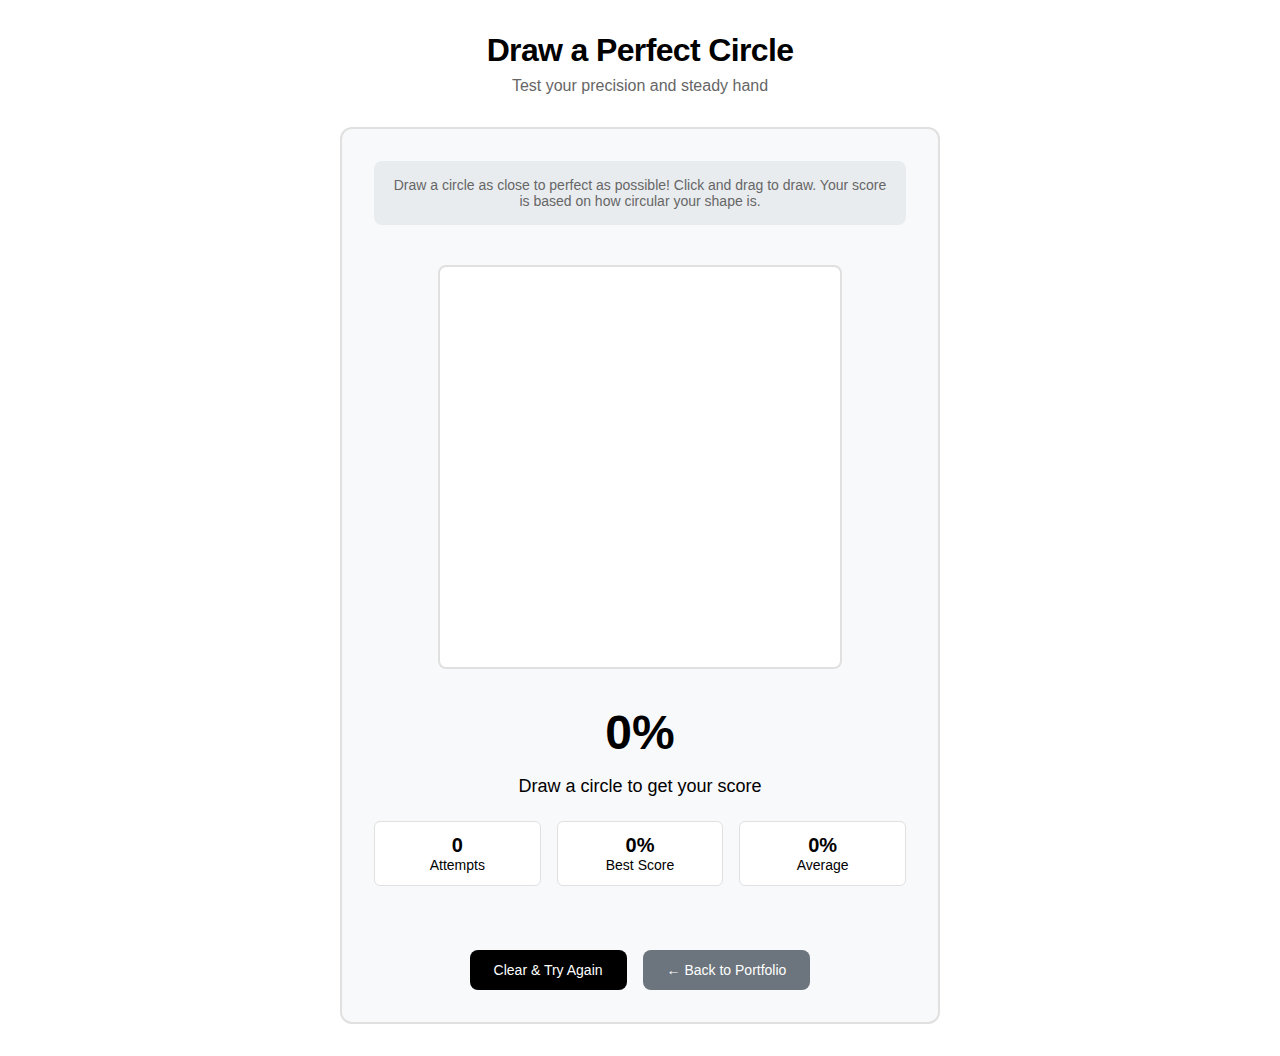
<file: projects/perfect-circle.html>
<!DOCTYPE html>
<html lang="en">
<head>
    <meta charset="UTF-8">
    <meta name="viewport" content="width=device-width, initial-scale=1.0">
    <title>Draw a Perfect Circle | Dipper's Games</title>
    <style>
        * {
            margin: 0;
            padding: 0;
            box-sizing: border-box;
        }

        body {
            font-family: -apple-system, BlinkMacSystemFont, 'Segoe UI', Roboto, sans-serif;
            background: #ffffff;
            color: #000000;
            min-height: 100vh;
            display: flex;
            flex-direction: column;
            align-items: center;
            justify-content: center;
            padding: 2rem;
        }

        .header {
            text-align: center;
            margin-bottom: 2rem;
        }

        .header h1 {
            font-size: 32px;
            font-weight: 700;
            margin-bottom: 0.5rem;
            letter-spacing: -0.02em;
        }

        .header p {
            font-size: 16px;
            color: #666;
        }

        .game-container {
            background: #f8f9fa;
            border: 2px solid #e0e0e0;
            border-radius: 12px;
            padding: 2rem;
            text-align: center;
            max-width: 600px;
            width: 100%;
        }

        .instructions {
            font-size: 14px;
            color: #666;
            margin-bottom: 1.5rem;
            padding: 1rem;
            background: #e9ecef;
            border-radius: 8px;
        }

        .canvas-container {
            position: relative;
            display: inline-block;
            margin: 1rem 0;
        }

        #drawingCanvas {
            border: 2px solid #e0e0e0;
            border-radius: 8px;
            cursor: crosshair;
            background: #ffffff;
        }

        .score-display {
            font-size: 48px;
            font-weight: 700;
            margin: 1rem 0;
            color: #000;
        }

        .score-text {
            font-size: 18px;
            font-weight: 500;
            margin-bottom: 1rem;
        }

        .perfect-score {
            color: #28a745;
            animation: celebration 0.5s ease-in-out;
        }

        .good-score {
            color: #fd7e14;
        }

        .poor-score {
            color: #dc3545;
        }

        @keyframes celebration {
            0%, 100% { transform: scale(1); }
            50% { transform: scale(1.1); }
        }

        .stats {
            display: grid;
            grid-template-columns: repeat(3, 1fr);
            gap: 1rem;
            margin: 1.5rem 0;
        }

        .stat {
            padding: 0.75rem;
            background: #ffffff;
            border: 1px solid #e0e0e0;
            border-radius: 6px;
            font-size: 14px;
        }

        .stat-value {
            font-size: 20px;
            font-weight: 700;
            color: #000;
        }

        .controls {
            display: flex;
            gap: 1rem;
            justify-content: center;
            flex-wrap: wrap;
        }

        .btn {
            background: #000;
            color: #fff;
            border: none;
            padding: 0.75rem 1.5rem;
            border-radius: 8px;
            font-size: 14px;
            font-weight: 500;
            cursor: pointer;
            transition: opacity 0.2s ease;
        }

        .btn:hover {
            opacity: 0.9;
        }

        .btn-secondary {
            background: #6c757d;
        }

        .feedback {
            margin: 1rem 0;
            font-size: 16px;
            font-weight: 500;
            min-height: 24px;
        }

        .best-score {
            font-size: 14px;
            color: #666;
            margin-top: 0.5rem;
        }

        @media (max-width: 640px) {
            #drawingCanvas {
                width: 300px;
                height: 300px;
            }
            
            .controls {
                flex-direction: column;
                align-items: center;
            }
        }
    </style>
</head>
<body>
    <div class="header">
        <h1>Draw a Perfect Circle</h1>
        <p>Test your precision and steady hand</p>
    </div>

    <div class="game-container">
        <div class="instructions">
            Draw a circle as close to perfect as possible! Click and drag to draw. Your score is based on how circular your shape is.
        </div>

        <div class="canvas-container">
            <canvas id="drawingCanvas" width="400" height="400"></canvas>
        </div>

        <div class="score-display" id="scoreDisplay">0%</div>
        <div class="score-text" id="scoreText">Draw a circle to get your score</div>

        <div class="stats">
            <div class="stat">
                <div class="stat-value" id="attempts">0</div>
                <div>Attempts</div>
            </div>
            <div class="stat">
                <div class="stat-value" id="bestScore">0%</div>
                <div>Best Score</div>
            </div>
            <div class="stat">
                <div class="stat-value" id="avgScore">0%</div>
                <div>Average</div>
            </div>
        </div>

        <div class="feedback" id="feedback"></div>

        <div class="controls">
            <button class="btn" onclick="clearCanvas()">Clear & Try Again</button>
            <button class="btn btn-secondary" onclick="goHome()">← Back to Portfolio</button>
        </div>
    </div>

    <script>
        const canvas = document.getElementById('drawingCanvas');
        const ctx = canvas.getContext('2d');
        let isDrawing = false;
        let points = [];
        let attempts = 0;
        let scores = [];
        let bestScore = 0;

        // Load saved stats
        loadStats();

        function startDrawing(e) {
            isDrawing = true;
            points = [];
            clearCanvas();
            
            const rect = canvas.getBoundingClientRect();
            const x = e.clientX - rect.left;
            const y = e.clientY - rect.top;
            
            points.push({x, y});
            ctx.beginPath();
            ctx.moveTo(x, y);
        }

        function draw(e) {
            if (!isDrawing) return;
            
            const rect = canvas.getBoundingClientRect();
            const x = e.clientX - rect.left;
            const y = e.clientY - rect.top;
            
            points.push({x, y});
            
            ctx.lineWidth = 3;
            ctx.strokeStyle = '#000';
            ctx.lineCap = 'round';
            ctx.lineTo(x, y);
            ctx.stroke();
        }

        function stopDrawing() {
            if (!isDrawing) return;
            isDrawing = false;
            
            if (points.length > 10) {
                calculateScore();
            }
        }

        function calculateScore() {
            if (points.length < 10) return; // Need more points for accurate calculation

            // Find the best-fit circle using least squares
            const { centerX, centerY, radius } = findBestFitCircle(points);
            
            if (radius < 20) return; // Too small to be a meaningful circle

            // Calculate circularity score based on how close points are to the circle
            let totalDeviation = 0;
            let maxDeviation = 0;
            
            points.forEach(point => {
                const distanceFromCenter = Math.sqrt(
                    Math.pow(point.x - centerX, 2) + Math.pow(point.y - centerY, 2)
                );
                const deviation = Math.abs(distanceFromCenter - radius);
                totalDeviation += deviation;
                maxDeviation = Math.max(maxDeviation, deviation);
            });

            const avgDeviation = totalDeviation / points.length;
            
            // Calculate circularity score (0-100)
            const maxAcceptableDeviation = radius * 0.15; // 15% tolerance
            const circularityScore = Math.max(0, 100 - (avgDeviation / maxAcceptableDeviation) * 100);

            // Check closure (start and end points should be close)
            const firstPoint = points[0];
            const lastPoint = points[points.length - 1];
            const closureDistance = Math.sqrt(
                Math.pow(lastPoint.x - firstPoint.x, 2) + Math.pow(lastPoint.y - firstPoint.y, 2)
            );
            
            const closureScore = Math.max(0, 100 - (closureDistance / radius) * 200);

            // Check smoothness (consistent spacing between points)
            let smoothnessScore = calculateSmoothnessScore();

            // Calculate completeness (how much of a full circle is drawn)
            const completenessScore = calculateCompletenessScore(centerX, centerY, radius);

            // Weighted final score
            const finalScore = Math.round(
                circularityScore * 0.4 +     // 40% circularity
                closureScore * 0.25 +        // 25% closure
                smoothnessScore * 0.15 +     // 15% smoothness
                completenessScore * 0.20     // 20% completeness
            );

            updateScore(Math.max(0, Math.min(100, finalScore)));
        }

        function findBestFitCircle(points) {
            // Use least squares to find best-fit circle
            let sumX = 0, sumY = 0, sumX2 = 0, sumY2 = 0, sumXY = 0;
            let sumX3 = 0, sumY3 = 0, sumX2Y = 0, sumXY2 = 0;

            points.forEach(p => {
                const x = p.x, y = p.y;
                sumX += x; sumY += y;
                sumX2 += x * x; sumY2 += y * y; sumXY += x * y;
                sumX3 += x * x * x; sumY3 += y * y * y;
                sumX2Y += x * x * y; sumXY2 += x * y * y;
            });

            const n = points.length;
            const A = n * sumX2 - sumX * sumX;
            const B = n * sumXY - sumX * sumY;
            const C = n * sumY2 - sumY * sumY;
            const D = 0.5 * (n * sumXY2 - sumX * sumY2 + n * sumX3 - sumX * sumX2);
            const E = 0.5 * (n * sumX2Y - sumY * sumX2 + n * sumY3 - sumY * sumY2);

            const det = A * C - B * B;
            if (Math.abs(det) < 1e-10) {
                // Fallback to centroid method
                const centerX = sumX / n;
                const centerY = sumY / n;
                const radius = Math.sqrt(sumX2 / n + sumY2 / n - centerX * centerX - centerY * centerY);
                return { centerX, centerY, radius };
            }

            const centerX = (D * C - B * E) / det;
            const centerY = (A * E - B * D) / det;
            
            // Calculate radius as average distance from center
            let sumRadii = 0;
            points.forEach(p => {
                sumRadii += Math.sqrt(Math.pow(p.x - centerX, 2) + Math.pow(p.y - centerY, 2));
            });
            const radius = sumRadii / points.length;

            return { centerX, centerY, radius };
        }

        function calculateSmoothnessScore() {
            if (points.length < 10) return 0;

            let totalSpacing = 0;
            let spacings = [];

            for (let i = 1; i < points.length; i++) {
                const spacing = Math.sqrt(
                    Math.pow(points[i].x - points[i-1].x, 2) + 
                    Math.pow(points[i].y - points[i-1].y, 2)
                );
                spacings.push(spacing);
                totalSpacing += spacing;
            }

            const avgSpacing = totalSpacing / spacings.length;
            
            // Calculate variance in spacing
            let variance = 0;
            spacings.forEach(spacing => {
                variance += Math.pow(spacing - avgSpacing, 2);
            });
            variance /= spacings.length;
            
            const stdDev = Math.sqrt(variance);
            
            // Score based on consistency (lower variance = higher score)
            return Math.max(0, 100 - (stdDev / avgSpacing) * 100);
        }

        function calculateCompletenessScore(centerX, centerY, radius) {
            if (points.length < 10) return 0;

            // Calculate angles of all points relative to center
            const angles = points.map(p => {
                return Math.atan2(p.y - centerY, p.x - centerX);
            });

            // Normalize angles to 0-2π
            const normalizedAngles = angles.map(angle => {
                return angle < 0 ? angle + 2 * Math.PI : angle;
            });

            // Sort angles
            normalizedAngles.sort((a, b) => a - b);

            // Find the largest gap
            let maxGap = 0;
            for (let i = 1; i < normalizedAngles.length; i++) {
                const gap = normalizedAngles[i] - normalizedAngles[i-1];
                maxGap = Math.max(maxGap, gap);
            }

            // Check gap from last to first angle (wrapping around)
            const wrapGap = 2 * Math.PI - normalizedAngles[normalizedAngles.length - 1] + normalizedAngles[0];
            maxGap = Math.max(maxGap, wrapGap);

            // Score based on completeness (smaller max gap = higher score)
            const completeness = Math.max(0, 100 - (maxGap / (Math.PI)) * 100);
            return completeness;
        }

        function updateScore(score) {
            attempts++;
            scores.push(score);
            
            if (score > bestScore) {
                bestScore = score;
            }

            const avgScore = Math.round(scores.reduce((sum, s) => sum + s, 0) / scores.length);

            // Update display
            const scoreDisplay = document.getElementById('scoreDisplay');
            const scoreText = document.getElementById('scoreText');
            
            scoreDisplay.textContent = score + '%';
            
            // Add score-based styling
            scoreDisplay.className = 'score-display';
            if (score >= 95) {
                scoreDisplay.classList.add('perfect-score');
                scoreText.textContent = '🎯 Perfect! You\'re a circle master!';
            } else if (score >= 80) {
                scoreDisplay.classList.add('good-score');
                scoreText.textContent = '👌 Great job! Very close to perfect!';
            } else if (score >= 60) {
                scoreDisplay.classList.add('good-score');
                scoreText.textContent = '👍 Good circle! Keep practicing!';
            } else {
                scoreDisplay.classList.add('poor-score');
                scoreText.textContent = '🎨 Keep trying! Practice makes perfect!';
            }

            // Update stats
            document.getElementById('attempts').textContent = attempts;
            document.getElementById('bestScore').textContent = bestScore + '%';
            document.getElementById('avgScore').textContent = avgScore + '%';

            saveStats();
        }

        function clearCanvas() {
            ctx.clearRect(0, 0, canvas.width, canvas.height);
            points = [];
            
            // Reset score display if no attempts yet
            if (attempts === 0) {
                document.getElementById('scoreDisplay').textContent = '0%';
                document.getElementById('scoreText').textContent = 'Draw a circle to get your score';
            }
        }

        function saveStats() {
            localStorage.setItem('circleGame', JSON.stringify({
                attempts,
                bestScore,
                scores: scores.slice(-10) // Keep only last 10 scores
            }));
        }

        function loadStats() {
            const saved = localStorage.getItem('circleGame');
            if (saved) {
                const data = JSON.parse(saved);
                attempts = data.attempts || 0;
                bestScore = data.bestScore || 0;
                scores = data.scores || [];
                
                // Update display
                document.getElementById('attempts').textContent = attempts;
                document.getElementById('bestScore').textContent = bestScore + '%';
                
                if (scores.length > 0) {
                    const avgScore = Math.round(scores.reduce((sum, s) => sum + s, 0) / scores.length);
                    document.getElementById('avgScore').textContent = avgScore + '%';
                }
            }
        }

        function goHome() {
            window.location.href = '../index.html';
        }

        // Mouse events
        canvas.addEventListener('mousedown', startDrawing);
        canvas.addEventListener('mousemove', draw);
        canvas.addEventListener('mouseup', stopDrawing);
        canvas.addEventListener('mouseout', stopDrawing);

        // Touch events for mobile
        canvas.addEventListener('touchstart', (e) => {
            e.preventDefault();
            const touch = e.touches[0];
            const mouseEvent = new MouseEvent('mousedown', {
                clientX: touch.clientX,
                clientY: touch.clientY
            });
            canvas.dispatchEvent(mouseEvent);
        });

        canvas.addEventListener('touchmove', (e) => {
            e.preventDefault();
            const touch = e.touches[0];
            const mouseEvent = new MouseEvent('mousemove', {
                clientX: touch.clientX,
                clientY: touch.clientY
            });
            canvas.dispatchEvent(mouseEvent);
        });

        canvas.addEventListener('touchend', (e) => {
            e.preventDefault();
            const mouseEvent = new MouseEvent('mouseup', {});
            canvas.dispatchEvent(mouseEvent);
        });
    </script>
</body>
</html>
</file>
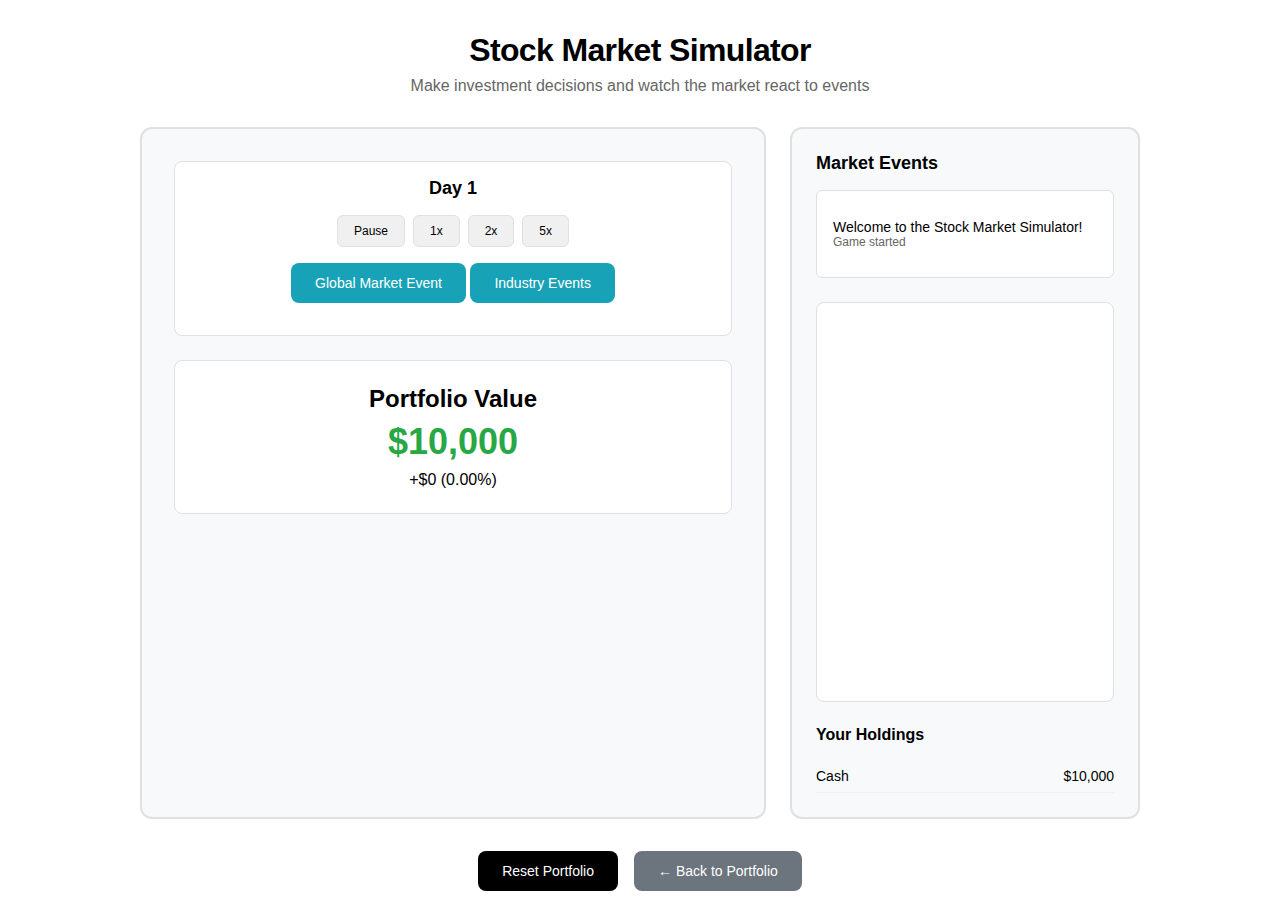
<file: projects/stock-simulator.html>
<!DOCTYPE html>
<html lang="en">
<head>
    <meta charset="UTF-8">
    <meta name="viewport" content="width=device-width, initial-scale=1.0">
    <title>Stock Market Simulator | Dipper's Games</title>
    <style>
        * {
            margin: 0;
            padding: 0;
            box-sizing: border-box;
        }

        body {
            font-family: -apple-system, BlinkMacSystemFont, 'Segoe UI', Roboto, sans-serif;
            background: #ffffff;
            color: #000000;
            min-height: 100vh;
            padding: 2rem;
        }

        .container {
            max-width: 1000px;
            margin: 0 auto;
        }

        .header {
            text-align: center;
            margin-bottom: 2rem;
        }

        .header h1 {
            font-size: 32px;
            font-weight: 700;
            margin-bottom: 0.5rem;
            letter-spacing: -0.02em;
        }

        .header p {
            font-size: 16px;
            color: #666;
        }

        .game-board {
            display: grid;
            grid-template-columns: 1fr 350px;
            gap: 1.5rem;
        }

        .main-panel {
            background: #f8f9fa;
            border: 2px solid #e0e0e0;
            border-radius: 12px;
            padding: 2rem;
        }

        .sidebar {
            background: #f8f9fa;
            border: 2px solid #e0e0e0;
            border-radius: 12px;
            padding: 1.5rem;
        }

        .portfolio-value {
            text-align: center;
            margin-bottom: 2rem;
            padding: 1.5rem;
            background: #ffffff;
            border: 1px solid #e0e0e0;
            border-radius: 8px;
        }

        .portfolio-value h2 {
            font-size: 24px;
            font-weight: 700;
            margin-bottom: 0.5rem;
        }

        .value-amount {
            font-size: 36px;
            font-weight: 700;
            color: #28a745;
        }

        .value-change {
            font-size: 16px;
            margin-top: 0.5rem;
        }

        .positive { color: #28a745; }
        .negative { color: #dc3545; }

        .stocks-grid {
            display: grid;
            gap: 1rem;
        }

        .stock-card {
            background: #ffffff;
            border: 1px solid #e0e0e0;
            border-radius: 8px;
            padding: 1.5rem;
            transition: all 0.2s ease;
        }

        .stock-card:hover {
            border-color: #000;
            transform: translateY(-2px);
        }

        .stock-header {
            display: flex;
            justify-content: space-between;
            align-items: center;
            margin-bottom: 1rem;
        }

        .stock-info h3 {
            font-size: 18px;
            font-weight: 600;
            margin-bottom: 0.25rem;
        }

        .stock-symbol {
            font-size: 14px;
            color: #666;
            font-weight: 500;
        }

        .stock-price {
            text-align: right;
        }

        .price {
            font-size: 24px;
            font-weight: 700;
        }

        .change {
            font-size: 14px;
            font-weight: 500;
        }

        .stock-actions {
            display: grid;
            grid-template-columns: repeat(auto-fit, minmax(120px, 1fr));
            gap: 0.5rem;
            margin-top: 1rem;
        }

        .action-btn {
            background: #6c757d;
            color: white;
            border: none;
            padding: 0.5rem 0.75rem;
            border-radius: 6px;
            font-size: 12px;
            font-weight: 500;
            cursor: pointer;
            transition: all 0.2s ease;
        }

        .action-btn:hover {
            opacity: 0.9;
            transform: translateY(-1px);
        }

        .positive-btn { background: #28a745; }
        .negative-btn { background: #dc3545; }
        .neutral-btn { background: #17a2b8; }

        .events-panel h3 {
            font-size: 18px;
            font-weight: 600;
            margin-bottom: 1rem;
        }

        .event-log {
            max-height: 300px;
            overflow-y: auto;
            background: #ffffff;
            border: 1px solid #e0e0e0;
            border-radius: 6px;
            padding: 1rem;
        }

        .event {
            padding: 0.75rem 0;
            border-bottom: 1px solid #f0f0f0;
            font-size: 14px;
        }

        .event:last-child {
            border-bottom: none;
        }

        .event-time {
            color: #666;
            font-size: 12px;
        }

        .controls {
            margin-top: 2rem;
            display: flex;
            gap: 1rem;
            justify-content: center;
        }

        .btn {
            background: #000;
            color: #fff;
            border: none;
            padding: 0.75rem 1.5rem;
            border-radius: 8px;
            font-size: 14px;
            font-weight: 500;
            cursor: pointer;
            transition: opacity 0.2s ease;
        }

        .btn:hover {
            opacity: 0.9;
        }

        .btn-secondary {
            background: #6c757d;
        }

        .holdings {
            margin-top: 1.5rem;
        }

        .holdings h4 {
            font-size: 16px;
            font-weight: 600;
            margin-bottom: 1rem;
        }

        .holding {
            display: flex;
            justify-content: space-between;
            padding: 0.5rem 0;
            border-bottom: 1px solid #f0f0f0;
            font-size: 14px;
        }

        .time-controls {
            background: #ffffff;
            border: 1px solid #e0e0e0;
            border-radius: 8px;
            padding: 1rem;
            margin-bottom: 1.5rem;
            text-align: center;
        }

        .time-display {
            font-size: 18px;
            font-weight: 600;
            margin-bottom: 1rem;
            color: #000;
        }

        .speed-controls {
            display: flex;
            gap: 0.5rem;
            justify-content: center;
            margin-bottom: 1rem;
        }

        .speed-btn {
            background: #f0f0f0;
            border: 1px solid #e0e0e0;
            padding: 0.5rem 1rem;
            border-radius: 6px;
            font-size: 12px;
            cursor: pointer;
            transition: all 0.2s ease;
        }

        .speed-btn.active {
            background: #000;
            color: #fff;
        }

        .chart-container {
            background: #ffffff;
            border: 1px solid #e0e0e0;
            border-radius: 8px;
            padding: 1rem;
            margin-top: 1.5rem;
            height: 400px;
        }

        .chart-canvas {
            width: 100%;
            height: 100%;
        }

        .dividend-info {
            font-size: 12px;
            color: #666;
            margin-top: 0.25rem;
        }

        .market-action-global {
            background: #17a2b8;
            margin-bottom: 1rem;
        }

        .auto-invest {
            display: flex;
            align-items: center;
            gap: 0.5rem;
            font-size: 12px;
            margin-top: 0.5rem;
        }

        .auto-invest input[type="checkbox"] {
            transform: scale(0.8);
        }

        @media (max-width: 768px) {
            .game-board {
                grid-template-columns: 1fr;
            }
            
            .stock-actions {
                grid-template-columns: 1fr 1fr;
            }
            
            .speed-controls {
                flex-wrap: wrap;
            }
        }
    </style>
</head>
<body>
    <div class="container">
        <div class="header">
            <h1>Stock Market Simulator</h1>
            <p>Make investment decisions and watch the market react to events</p>
        </div>

        <div class="game-board">
            <div class="main-panel">
                <div class="time-controls">
                    <div class="time-display" id="timeDisplay">Day 1</div>
                    <div class="speed-controls">
                        <button class="speed-btn" onclick="setSpeed(0)">Pause</button>
                        <button class="speed-btn active" onclick="setSpeed(1)">1x</button>
                        <button class="speed-btn" onclick="setSpeed(2)">2x</button>
                        <button class="speed-btn" onclick="setSpeed(5)">5x</button>
                    </div>
                    <button class="btn market-action-global" onclick="triggerGlobalMarketEvent()">Global Market Event</button>
                    <button class="btn market-action-global" onclick="triggerIndustryEvents()">Industry Events</button>
                </div>

                <div class="portfolio-value">
                    <h2>Portfolio Value</h2>
                    <div class="value-amount" id="portfolioValue">$10,000</div>
                    <div class="value-change" id="portfolioChange">+$0 (0.00%)</div>
                </div>

                <div class="stocks-grid" id="stocksGrid">
                    <!-- Stocks will be populated by JavaScript -->
                </div>
            </div>

            <div class="sidebar">
                <div class="events-panel">
                    <h3>Market Events</h3>
                    <div class="event-log" id="eventLog">
                        <div class="event">
                            <div>Welcome to the Stock Market Simulator!</div>
                            <div class="event-time">Game started</div>
                        </div>
                    </div>
                </div>

                <div class="chart-container">
                    <canvas id="chartCanvas" class="chart-canvas"></canvas>
                </div>

                <div class="holdings">
                    <h4>Your Holdings</h4>
                    <div id="holdingsDisplay">
                        <div class="holding">
                            <span>Cash</span>
                            <span id="cashAmount">$10,000</span>
                        </div>
                    </div>
                </div>
            </div>
        </div>

        <div class="controls">
            <button class="btn" onclick="resetGame()">Reset Portfolio</button>
            <button class="btn btn-secondary" onclick="goHome()">← Back to Portfolio</button>
        </div>
    </div>

    <script>
        let portfolio = {
            cash: 10000,
            stocks: {},
            initialValue: 10000,
            history: [10000]
        };

        let gameTime = {
            day: 1,
            speed: 1, // 0 = paused, 1 = normal, 2 = 2x, 5 = 5x
            lastUpdate: Date.now()
        };

        let chartData = {
            portfolio: [10000],
            stocks: {}
        };

        const stocks = {
            AAPL: { 
                name: 'Apple Inc.', 
                price: 150, 
                shares: 0, 
                dividend: 0.24, 
                autoReinvest: false,
                history: [150],
                lastDividend: 0
            },
            GOOGL: { 
                name: 'Alphabet Inc.', 
                price: 120, 
                shares: 0, 
                dividend: 0, 
                autoReinvest: false,
                history: [120],
                lastDividend: 0
            },
            TSLA: { 
                name: 'Tesla Inc.', 
                price: 200, 
                shares: 0, 
                dividend: 0, 
                autoReinvest: false,
                history: [200],
                lastDividend: 0
            },
            MSFT: { 
                name: 'Microsoft Corp.', 
                price: 300, 
                shares: 0, 
                dividend: 0.62, 
                autoReinvest: false,
                history: [300],
                lastDividend: 0
            },
            AMZN: { 
                name: 'Amazon.com Inc.', 
                price: 180, 
                shares: 0, 
                dividend: 0, 
                autoReinvest: false,
                history: [180],
                lastDividend: 0
            }
        };

        const events = {
            AAPL: [
                { text: '📱 Revolutionary iPhone creates market frenzy', impact: 0.22, type: 'positive' },
                { text: '⚠️ Massive supply chain crisis unfolds', impact: -0.18, type: 'negative' },
                { text: '📊 Q1 earnings shatter all records', impact: 0.26, type: 'positive' },
                { text: '🔧 Critical production failures halt manufacturing', impact: -0.16, type: 'negative' },
                { text: '🎯 Unprecedented stock buyback announced', impact: 0.14, type: 'positive' },
                { text: '💥 CEO departure shocks investors', impact: -0.20, type: 'negative' },
                { text: '🚀 Next-gen technology unveiling amazes market', impact: 0.19, type: 'positive' }
            ],
            GOOGL: [
                { text: '🤖 AI breakthrough revolutionizes entire industry', impact: 0.28, type: 'positive' },
                { text: '⚖️ Government antitrust breakup imminent', impact: -0.22, type: 'negative' },
                { text: '📈 Ad revenue explosion defies expectations', impact: 0.17, type: 'positive' },
                { text: '🛡️ Massive data breach scandal erupts', impact: -0.15, type: 'negative' },
                { text: '☁️ Cloud dominance reaches new heights', impact: 0.21, type: 'positive' },
                { text: '💥 Search monopoly faces regulatory assault', impact: -0.19, type: 'negative' },
                { text: '🎯 Quantum computing milestone achieved', impact: 0.24, type: 'positive' }
            ],
            TSLA: [
                { text: '🚗 Vehicle deliveries smash all projections', impact: 0.32, type: 'positive' },
                { text: '⚡ Catastrophic battery failures trigger recalls', impact: -0.25, type: 'negative' },
                { text: '🏭 Gigafactory network expansion accelerates', impact: 0.20, type: 'positive' },
                { text: '💸 CEO stock sales panic market', impact: -0.18, type: 'negative' },
                { text: '🛰️ SpaceX synergy creates new revenue streams', impact: 0.16, type: 'positive' },
                { text: '💥 Autopilot safety crisis deepens', impact: -0.23, type: 'negative' },
                { text: '🚀 Full self-driving approval granted', impact: 0.35, type: 'positive' }
            ],
            MSFT: [
                { text: '☁️ Azure becomes undisputed cloud leader', impact: 0.23, type: 'positive' },
                { text: '🔒 Massive cyberattack breaches security', impact: -0.20, type: 'negative' },
                { text: '💼 Enterprise software dominance expands', impact: 0.18, type: 'positive' },
                { text: '🎮 Gaming division faces major losses', impact: -0.14, type: 'negative' },
                { text: '🤝 Blockbuster acquisition transforms company', impact: 0.16, type: 'positive' },
                { text: '💥 AI integration fails catastrophically', impact: -0.17, type: 'negative' },
                { text: '🎯 Office suite revolutionizes productivity', impact: 0.21, type: 'positive' }
            ],
            AMZN: [
                { text: '📦 Prime membership reaches historic milestones', impact: 0.19, type: 'positive' },
                { text: '👥 Massive labor uprising cripples operations', impact: -0.17, type: 'negative' },
                { text: '🏪 Retail dominance crushes all competition', impact: 0.24, type: 'positive' },
                { text: '📉 AWS faces unprecedented competition threat', impact: -0.19, type: 'negative' },
                { text: '🚀 Drone delivery revolution begins', impact: 0.15, type: 'positive' },
                { text: '💥 Antitrust action threatens breakup', impact: -0.22, type: 'negative' },
                { text: '🎯 International expansion exceeds projections', impact: 0.18, type: 'positive' }
            ]
        };

        function updateDisplay() {
            // Update portfolio value
            const totalValue = calculatePortfolioValue();
            const change = totalValue - portfolio.initialValue;
            const changePercent = (change / portfolio.initialValue) * 100;

            document.getElementById('portfolioValue').textContent = `$${totalValue.toLocaleString()}`;
            
            const changeElement = document.getElementById('portfolioChange');
            const changeText = `${change >= 0 ? '+' : ''}$${Math.abs(change).toLocaleString()} (${changePercent.toFixed(2)}%)`;
            changeElement.textContent = changeText;
            changeElement.className = `value-change ${change >= 0 ? 'positive' : 'negative'}`;

            // Update stocks grid
            updateStocksGrid();

            // Update holdings
            updateHoldings();
        }

        function calculatePortfolioValue() {
            let total = portfolio.cash;
            for (const symbol in stocks) {
                total += stocks[symbol].price * stocks[symbol].shares;
            }
            return Math.round(total);
        }

        function updateStocksGrid() {
            const grid = document.getElementById('stocksGrid');
            grid.innerHTML = '';

            for (const [symbol, stock] of Object.entries(stocks)) {
                const card = document.createElement('div');
                card.className = 'stock-card';
                
                const dailyChange = stock.history.length > 1 ? 
                    ((stock.price - stock.history[stock.history.length - 2]) / stock.history[stock.history.length - 2] * 100) : 0;
                
                card.innerHTML = `
                    <div class="stock-header">
                        <div class="stock-info">
                            <h3>${stock.name}</h3>
                            <div class="stock-symbol">${symbol}</div>
                            ${stock.dividend > 0 ? `<div class="dividend-info">Dividend: $${stock.dividend.toFixed(2)}/share</div>` : ''}
                        </div>
                        <div class="stock-price">
                            <div class="price">$${stock.price.toFixed(2)}</div>
                            <div class="change ${dailyChange >= 0 ? 'positive' : 'negative'}">
                                ${dailyChange >= 0 ? '+' : ''}${dailyChange.toFixed(2)}%
                            </div>
                            ${stock.shares > 0 ? `<div class="change">Owned: ${stock.shares.toFixed(3)}</div>` : ''}
                        </div>
                    </div>
                    <div class="stock-actions">
                        <button class="action-btn positive-btn" onclick="buyStock('${symbol}')">Buy ($${stock.price.toFixed(0)})</button>
                        ${stock.shares > 0 ? `<button class="action-btn negative-btn" onclick="sellStock('${symbol}')">Sell</button>` : ''}
                        <button class="action-btn neutral-btn" onclick="triggerEvent('${symbol}')">Market Event</button>
                    </div>
                    ${stock.dividend > 0 ? `
                        <div class="auto-invest">
                            <input type="checkbox" id="auto-${symbol}" ${stock.autoReinvest ? 'checked' : ''} onchange="toggleAutoReinvest('${symbol}')">
                            <label for="auto-${symbol}">Auto-reinvest dividends</label>
                        </div>
                    ` : ''}
                `;
                grid.appendChild(card);
            }
        }
        
        function toggleAutoReinvest(symbol) {
            stocks[symbol].autoReinvest = !stocks[symbol].autoReinvest;
            logEvent(`${stocks[symbol].autoReinvest ? '✅' : '❌'} ${symbol} auto-reinvest ${stocks[symbol].autoReinvest ? 'enabled' : 'disabled'}`);
        }

        function updateHoldings() {
            const holdings = document.getElementById('holdingsDisplay');
            holdings.innerHTML = `
                <div class="holding">
                    <span>Cash</span>
                    <span>$${portfolio.cash.toLocaleString()}</span>
                </div>
            `;

            for (const [symbol, stock] of Object.entries(stocks)) {
                if (stock.shares > 0) {
                    const currentValue = stock.shares * stock.price;
                    const costBasis = stock.shares * stock.history[0]; // Initial price
                    const pl = currentValue - costBasis;
                    const plPercent = (pl / costBasis) * 100;
                    
                    holdings.innerHTML += `
                        <div class="holding">
                            <span>${symbol} (${stock.shares.toFixed(3)} shares)</span>
                            <span class="${pl >= 0 ? 'positive' : 'negative'}">
                                $${currentValue.toFixed(0)} (${pl >= 0 ? '+' : ''}${pl.toFixed(0)})
                            </span>
                        </div>
                    `;
                }
            }
        }

        function buyStock(symbol) {
            const stock = stocks[symbol];
            const cost = stock.price;

            if (portfolio.cash >= cost) {
                portfolio.cash -= cost;
                stock.shares++;
                
                logEvent(`📈 Bought 1 share of ${symbol} for $${cost.toFixed(2)}`);
                updateDisplay();
            } else {
                logEvent(`❌ Insufficient funds to buy ${symbol}`);
            }
        }

        function sellStock(symbol) {
            const stock = stocks[symbol];
            
            if (stock.shares > 0) {
                const revenue = stock.price;
                portfolio.cash += revenue;
                stock.shares--;
                
                logEvent(`📉 Sold 1 share of ${symbol} for $${revenue.toFixed(2)}`);
                updateDisplay();
            }
        }

        function logEvent(message) {
            const eventLog = document.getElementById('eventLog');
            const event = document.createElement('div');
            event.className = 'event';
            event.innerHTML = `
                <div>${message}</div>
                <div class="event-time">${new Date().toLocaleTimeString()}</div>
            `;
            eventLog.insertBefore(event, eventLog.firstChild);

            // Keep only last 10 events
            while (eventLog.children.length > 10) {
                eventLog.removeChild(eventLog.lastChild);
            }
        }

        function resetGame() {
            // Clear any running game
            if (gameInterval) clearInterval(gameInterval);
            
            // Reset portfolio
            portfolio.cash = 10000;
            portfolio.initialValue = 10000;
            portfolio.history = [10000];
            
            // Reset time
            gameTime.day = 1;
            gameTime.speed = 1;
            
            // Reset all stocks
            const initialPrices = { AAPL: 150, GOOGL: 120, TSLA: 200, MSFT: 300, AMZN: 180 };
            for (const symbol in stocks) {
                stocks[symbol].shares = 0;
                stocks[symbol].price = initialPrices[symbol];
                stocks[symbol].history = [initialPrices[symbol]];
                stocks[symbol].autoReinvest = false;
            }
            
            // Reset chart data
            chartData.portfolio = [10000];
            chartData.stocks = {};

            document.getElementById('eventLog').innerHTML = `
                <div class="event">
                    <div>Portfolio reset! New game started.</div>
                    <div class="event-time">${new Date().toLocaleTimeString()}</div>
                </div>
            `;

            // Reset UI
            updateTimeDisplay();
            document.querySelectorAll('.speed-btn').forEach(btn => btn.classList.remove('active'));
            document.querySelector('.speed-btn[onclick="setSpeed(1)"]').classList.add('active');
            
            updateDisplay();
            initChart();
            setSpeed(1);
        }

        function goHome() {
            window.location.href = '../index.html';
        }

        // Time system and market simulation
        let gameInterval;
        
        function setSpeed(speed) {
            gameTime.speed = speed;
            
            // Update UI
            document.querySelectorAll('.speed-btn').forEach(btn => btn.classList.remove('active'));
            event.target.classList.add('active');
            
            // Clear existing interval
            if (gameInterval) clearInterval(gameInterval);
            
            // Set new interval based on speed (1 second = 1 day in game)
            if (speed > 0) {
                gameInterval = setInterval(advanceTime, 1000 / speed);
            }
        }
        
        function advanceTime() {
            gameTime.day++;
            updateTimeDisplay();
            
            // Random market fluctuations
            if (Math.random() < 0.4) { // 40% chance each day
                const symbols = Object.keys(stocks);
                const randomSymbol = symbols[Math.floor(Math.random() * symbols.length)];
                const randomChange = (Math.random() - 0.5) * 0.08; // ±4% daily change
                
                applyPriceChange(randomSymbol, randomChange);
            }
            
            // Pay dividends every 30 days
            if (gameTime.day % 30 === 0) {
                payDividends();
            }
            
            // Update portfolio history
            updatePortfolioHistory();
            updateChart();
        }
        
        function updateTimeDisplay() {
            document.getElementById('timeDisplay').textContent = `Day ${gameTime.day}`;
        }
        
        function applyPriceChange(symbol, changePercent) {
            const oldPrice = stocks[symbol].price;
            stocks[symbol].price = Math.max(1, oldPrice * (1 + changePercent));
            stocks[symbol].history.push(stocks[symbol].price);
            
            // Keep only last 100 days of history
            if (stocks[symbol].history.length > 100) {
                stocks[symbol].history.shift();
            }
            
            updateDisplay();
        }
        
        function payDividends() {
            Object.keys(stocks).forEach(symbol => {
                const stock = stocks[symbol];
                if (stock.shares > 0 && stock.dividend > 0) {
                    const dividendAmount = stock.shares * stock.dividend;
                    
                    if (stock.autoReinvest) {
                        // Auto-reinvest dividends
                        const sharesToBuy = dividendAmount / stock.price;
                        stock.shares += sharesToBuy;
                        logEvent(`💰 ${symbol}: $${dividendAmount.toFixed(2)} dividend auto-reinvested (+${sharesToBuy.toFixed(3)} shares)`);
                    } else {
                        // Add to cash
                        portfolio.cash += dividendAmount;
                        logEvent(`💰 ${symbol}: $${dividendAmount.toFixed(2)} dividend received`);
                    }
                }
            });
            updateDisplay();
        }
        
        function updatePortfolioHistory() {
            const currentValue = calculatePortfolioValue();
            portfolio.history.push(currentValue);
            chartData.portfolio.push(currentValue);
            
            // Keep only last 100 days
            if (portfolio.history.length > 100) {
                portfolio.history.shift();
                chartData.portfolio.shift();
            }
        }
        
        function initChart() {
            const canvas = document.getElementById('chartCanvas');
            const ctx = canvas.getContext('2d');
            
            // Set canvas size
            canvas.width = canvas.offsetWidth;
            canvas.height = canvas.offsetHeight;
            
            updateChart();
        }
        
        function updateChart() {
            const canvas = document.getElementById('chartCanvas');
            const ctx = canvas.getContext('2d');
            
            // Clear canvas
            ctx.clearRect(0, 0, canvas.width, canvas.height);
            
            if (portfolio.history.length < 2) return;
            
            const padding = 60;
            const width = canvas.width - 2 * padding;
            const height = canvas.height - 2 * padding;
            
            // Find min/max values including stock values
            let allValues = [...portfolio.history];
            Object.keys(stocks).forEach(symbol => {
                const stock = stocks[symbol];
                if (stock.shares > 0 && stock.history.length > 1) {
                    const stockValues = stock.history.slice(-portfolio.history.length).map(price => price * stock.shares);
                    allValues = allValues.concat(stockValues);
                }
            });
            
            let minValue = Math.min(...allValues);
            let maxValue = Math.max(...allValues);
            const range = maxValue - minValue || 1;
            
            // Add padding to the range
            minValue -= range * 0.1;
            maxValue += range * 0.1;
            const adjustedRange = maxValue - minValue;
            
            // Draw background grid
            ctx.strokeStyle = '#f0f0f0';
            ctx.lineWidth = 1;
            
            // Horizontal grid lines
            for (let i = 1; i < 5; i++) {
                const y = padding + (i / 5) * height;
                ctx.beginPath();
                ctx.moveTo(padding, y);
                ctx.lineTo(canvas.width - padding, y);
                ctx.stroke();
            }
            
            // Vertical grid lines
            const timeSteps = Math.min(5, portfolio.history.length - 1);
            for (let i = 1; i < timeSteps; i++) {
                const x = padding + (i / timeSteps) * width;
                ctx.beginPath();
                ctx.moveTo(x, padding);
                ctx.lineTo(x, canvas.height - padding);
                ctx.stroke();
            }
            
            // Draw main axes
            ctx.strokeStyle = '#000';
            ctx.lineWidth = 2;
            ctx.beginPath();
            ctx.moveTo(padding, padding);
            ctx.lineTo(padding, canvas.height - padding);
            ctx.lineTo(canvas.width - padding, canvas.height - padding);
            ctx.stroke();
            
            // Draw portfolio line (thick black line)
            ctx.strokeStyle = '#000';
            ctx.lineWidth = 3;
            ctx.beginPath();
            
            for (let i = 0; i < portfolio.history.length; i++) {
                const x = padding + (i / Math.max(1, portfolio.history.length - 1)) * width;
                const y = canvas.height - padding - ((portfolio.history[i] - minValue) / adjustedRange) * height;
                
                if (i === 0) {
                    ctx.moveTo(x, y);
                } else {
                    ctx.lineTo(x, y);
                }
            }
            ctx.stroke();
            
            // Draw stock lines for owned stocks
            const stockColors = {
                'AAPL': '#28a745',  // Green
                'GOOGL': '#dc3545', // Red  
                'TSLA': '#ffc107',  // Yellow
                'MSFT': '#17a2b8',  // Blue
                'AMZN': '#6f42c1'   // Purple
            };
            
            Object.keys(stocks).forEach(symbol => {
                const stock = stocks[symbol];
                if (stock.shares > 0 && stock.history.length > 1) {
                    const color = stockColors[symbol];
                    const stockHistory = stock.history.slice(-portfolio.history.length);
                    
                    ctx.strokeStyle = color;
                    ctx.lineWidth = 2;
                    ctx.beginPath();
                    
                    for (let i = 0; i < stockHistory.length; i++) {
                        const value = stockHistory[i] * stock.shares;
                        const x = padding + (i / Math.max(1, stockHistory.length - 1)) * width;
                        const y = canvas.height - padding - ((value - minValue) / adjustedRange) * height;
                        
                        if (i === 0) {
                            ctx.moveTo(x, y);
                        } else {
                            ctx.lineTo(x, y);
                        }
                    }
                    ctx.stroke();
                }
            });
            
            // Draw Y-axis labels (price values)
            ctx.fillStyle = '#666';
            ctx.font = '11px sans-serif';
            ctx.textAlign = 'right';
            ctx.textBaseline = 'middle';
            
            for (let i = 0; i <= 5; i++) {
                const value = minValue + (adjustedRange * i / 5);
                const y = canvas.height - padding - (i / 5) * height;
                ctx.fillText(`$${(value / 1000).toFixed(0)}K`, padding - 8, y);
            }
            
            // Draw X-axis labels (time)
            ctx.textAlign = 'center';
            ctx.textBaseline = 'top';
            
            const startDay = Math.max(1, gameTime.day - portfolio.history.length + 1);
            for (let i = 0; i <= Math.min(4, portfolio.history.length - 1); i++) {
                const day = startDay + Math.floor(i * (portfolio.history.length - 1) / 4);
                const x = padding + (i / 4) * width;
                ctx.fillText(`Day ${day}`, x, canvas.height - padding + 8);
            }
            
            // Draw axis labels
            ctx.font = 'bold 12px sans-serif';
            ctx.fillStyle = '#333';
            
            // Y-axis label
            ctx.save();
            ctx.translate(15, canvas.height / 2);
            ctx.rotate(-Math.PI / 2);
            ctx.textAlign = 'center';
            ctx.fillText('Portfolio Value', 0, 0);
            ctx.restore();
            
            // X-axis label
            ctx.textAlign = 'center';
            ctx.fillText('Time (Days)', canvas.width / 2, canvas.height - 10);
            
            // Draw legend
            let legendY = padding + 10;
            ctx.font = '11px sans-serif';
            ctx.textAlign = 'left';
            
            // Portfolio line legend
            ctx.fillStyle = '#000';
            ctx.fillRect(canvas.width - padding - 100, legendY, 15, 2);
            ctx.fillText('Total Portfolio', canvas.width - padding - 80, legendY + 5);
            legendY += 18;
            
            // Stock legends for owned stocks
            Object.keys(stocks).forEach(symbol => {
                const stock = stocks[symbol];
                if (stock.shares > 0) {
                    ctx.fillStyle = stockColors[symbol];
                    ctx.fillRect(canvas.width - padding - 100, legendY, 15, 2);
                    ctx.fillText(`${symbol} Holdings`, canvas.width - padding - 80, legendY + 5);
                    legendY += 18;
                }
            });
        }
        
        function triggerGlobalMarketEvent() {
            const globalEvents = [
                { text: '📊 Federal Reserve cuts interest rates significantly', impact: 0.12 },
                { text: '📈 GDP growth exceeds expectations by wide margin', impact: 0.08 },
                { text: '⚠️ Inflation spikes to concerning levels', impact: -0.09 },
                { text: '🏦 Major banking crisis unfolds', impact: -0.15 },
                { text: '🌍 Historic trade agreement signed', impact: 0.07 },
                { text: '💸 Currency crashes amid economic turmoil', impact: -0.11 },
                { text: '🏭 Manufacturing boom drives economy', impact: 0.06 },
                { text: '⚡ Severe energy crisis triggers recession fears', impact: -0.13 },
                { text: '🚀 Major technological breakthrough announced', impact: 0.10 },
                { text: '💥 Geopolitical tensions escalate dramatically', impact: -0.08 },
                { text: '🎯 Central bank announces massive stimulus', impact: 0.14 },
                { text: '📉 Market crash spreads globally', impact: -0.18 },
                { text: '🛡️ New regulations shake financial markets', impact: -0.07 },
                { text: '💰 Corporate tax cuts boost investor confidence', impact: 0.09 }
            ];
            
            const event = globalEvents[Math.floor(Math.random() * globalEvents.length)];
            
            // Apply to all stocks with significant variation
            Object.keys(stocks).forEach(symbol => {
                applyPriceChange(symbol, event.impact * (0.3 + Math.random() * 1.4)); // Much more randomness (30%-170% of base impact)
            });
            
            logEvent(`🌐 GLOBAL: ${event.text}`);
        }
        
        function triggerIndustryEvents() {
            const industryEvents = {
                'AAPL': [
                    { text: '📱 Revolutionary iPhone technology shocks market', impact: 0.16 },
                    { text: '⚠️ Severe chip shortage cripples production', impact: -0.12 },
                    { text: '🔋 Game-changing battery breakthrough unveiled', impact: 0.18 },
                    { text: '📵 Smartphone demand collapses globally', impact: -0.10 },
                    { text: '🚀 Apple enters new revolutionary market', impact: 0.14 },
                    { text: '💥 Major product recall damages reputation', impact: -0.13 },
                    { text: '🎯 Record-breaking quarterly earnings', impact: 0.11 },
                    { text: '⚖️ Antitrust lawsuit threatens breakup', impact: -0.15 }
                ],
                'GOOGL': [
                    { text: '🤖 AI revolution creates massive market shift', impact: 0.20 },
                    { text: '📢 Digital advertising market explodes', impact: 0.13 },
                    { text: '🛡️ Massive privacy scandal erupts', impact: -0.14 },
                    { text: '☁️ Cloud computing dominance solidified', impact: 0.15 },
                    { text: '💥 Search algorithm faces major disruption', impact: -0.11 },
                    { text: '🎯 Quantum computing breakthrough achieved', impact: 0.17 },
                    { text: '⚖️ Government forces major restructuring', impact: -0.16 },
                    { text: '🚀 New AI product revolutionizes industry', impact: 0.12 }
                ],
                'TSLA': [
                    { text: '🔌 Global EV infrastructure boom accelerates', impact: 0.22 },
                    { text: '🏭 Manufacturing crisis hits auto industry hard', impact: -0.16 },
                    { text: '⚡ Battery technology makes gas cars obsolete', impact: 0.19 },
                    { text: '🚗 Legacy automakers flood EV market', impact: -0.13 },
                    { text: '🚀 SpaceX partnership creates new markets', impact: 0.15 },
                    { text: '💥 Safety concerns trigger investigations', impact: -0.17 },
                    { text: '🎯 Autonomous driving achieves full approval', impact: 0.25 },
                    { text: '⚠️ Production delays disappoint investors', impact: -0.12 }
                ],
                'MSFT': [
                    { text: '💼 Enterprise software dominance expands', impact: 0.14 },
                    { text: '☁️ Cloud wars intensify with price cuts', impact: -0.09 },
                    { text: '🎮 Gaming revolution drives massive growth', impact: 0.12 },
                    { text: '🔒 Major cybersecurity breach shakes confidence', impact: -0.11 },
                    { text: '🤖 AI integration transforms all products', impact: 0.18 },
                    { text: '💥 Antitrust concerns grow over market power', impact: -0.13 },
                    { text: '🎯 Azure becomes clear cloud leader', impact: 0.16 },
                    { text: '⚠️ Competition threatens Office dominance', impact: -0.08 }
                ],
                'AMZN': [
                    { text: '📦 E-commerce revolution reaches new heights', impact: 0.17 },
                    { text: '📦 Logistics crisis cripples deliveries', impact: -0.14 },
                    { text: '🏪 Retail apocalypse accelerates market share', impact: 0.13 },
                    { text: '👥 Labor strikes paralyze operations', impact: -0.12 },
                    { text: '🚀 AWS dominance grows exponentially', impact: 0.15 },
                    { text: '💥 Regulatory crackdown threatens business model', impact: -0.16 },
                    { text: '🎯 Prime membership hits record milestones', impact: 0.11 },
                    { text: '⚠️ Rising costs squeeze profit margins', impact: -0.10 }
                ]
            };
            
            // Apply events only to held stocks
            Object.keys(stocks).forEach(symbol => {
                const stock = stocks[symbol];
                if (stock.shares > 0) {
                    const events = industryEvents[symbol];
                    const randomEvent = events[Math.floor(Math.random() * events.length)];
                    
                    applyPriceChange(symbol, randomEvent.impact);
                    
                    const changePercent = (randomEvent.impact * 100).toFixed(1);
                    const changeText = randomEvent.impact > 0 ? `+${changePercent}%` : `${changePercent}%`;
                    
                    logEvent(`🏭 INDUSTRY: ${randomEvent.text} - ${symbol} ${changeText}`);
                }
            });
        }

        // Make chart responsive to manual events
        function triggerEvent(symbol) {
            const stockEvents = events[symbol];
            const randomEvent = stockEvents[Math.floor(Math.random() * stockEvents.length)];
            
            applyPriceChange(symbol, randomEvent.impact);
            
            const changePercent = (randomEvent.impact * 100).toFixed(1);
            const changeText = randomEvent.impact > 0 ? `+${changePercent}%` : `${changePercent}%`;
            
            logEvent(`${randomEvent.text} - ${symbol} ${changeText}`);
            
            // Update chart immediately for manual events
            updateChart();
        }

        // Initialize
        initChart();
        setSpeed(1); // Start with normal speed
        updateDisplay();
    </script>
</body>
</html>
</file>
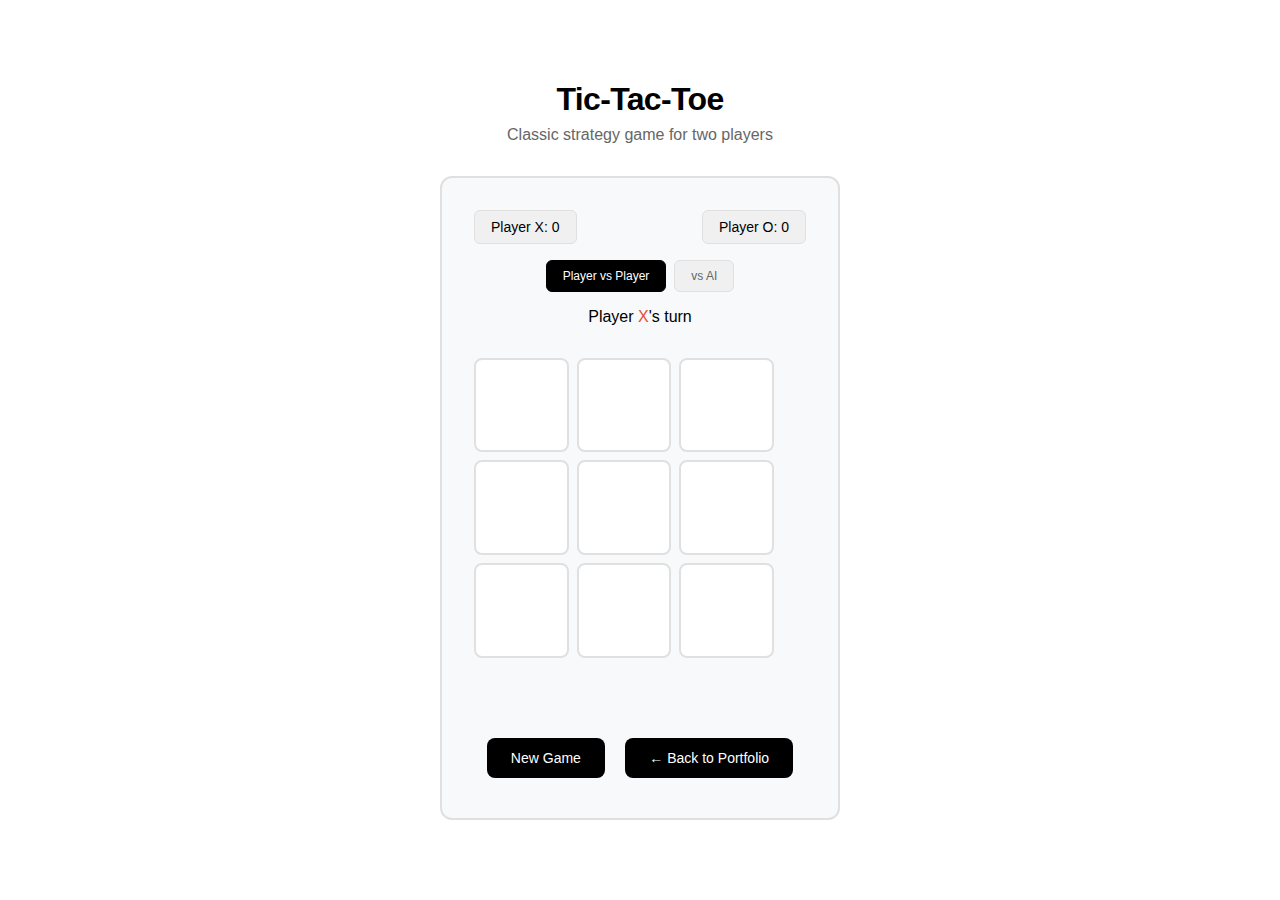
<file: projects/tic-tac-toe.html>
<!DOCTYPE html>
<html lang="en">
<head>
    <meta charset="UTF-8">
    <meta name="viewport" content="width=device-width, initial-scale=1.0">
    <title>Tic-Tac-Toe | Dipper's Games</title>
    <style>
        * {
            margin: 0;
            padding: 0;
            box-sizing: border-box;
        }

        body {
            font-family: -apple-system, BlinkMacSystemFont, 'Segoe UI', Roboto, sans-serif;
            background: #ffffff;
            color: #000000;
            min-height: 100vh;
            display: flex;
            flex-direction: column;
            align-items: center;
            justify-content: center;
            padding: 2rem;
        }

        .header {
            text-align: center;
            margin-bottom: 2rem;
        }

        .header h1 {
            font-size: 32px;
            font-weight: 700;
            margin-bottom: 0.5rem;
            letter-spacing: -0.02em;
        }

        .header p {
            font-size: 16px;
            color: #666;
        }

        .game-container {
            background: #f8f9fa;
            border: 2px solid #e0e0e0;
            border-radius: 12px;
            padding: 2rem;
            text-align: center;
            max-width: 400px;
            width: 100%;
            position: relative;
        }

        .game-board {
            display: grid;
            grid-template-columns: repeat(3, 1fr);
            grid-template-rows: repeat(3, 1fr);
            gap: 8px;
            margin: 2rem 0;
            width: 300px;
            height: 300px;
            max-width: 100%;
        }

        .cell {
            background: #ffffff;
            border: 2px solid #e0e0e0;
            border-radius: 8px;
            display: flex;
            align-items: center;
            justify-content: center;
            font-size: 36px;
            font-weight: 700;
            cursor: pointer;
            transition: all 0.2s ease;
            user-select: none;
            aspect-ratio: 1;
            min-height: 80px;
        }

        .cell:hover {
            border-color: #000;
            background: #f0f0f0;
        }

        .cell.x {
            color: #e74c3c;
        }

        .cell.o {
            color: #3498db;
        }

        .cell.winner {
            background: #d4edda;
            border-color: #28a745;
        }

        .game-status {
            font-size: 18px;
            font-weight: 600;
            margin: 1rem 0;
            min-height: 24px;
        }

        .reset-btn, .back-btn {
            background: #000;
            color: #fff;
            border: none;
            padding: 0.75rem 1.5rem;
            border-radius: 8px;
            font-size: 14px;
            font-weight: 500;
            cursor: pointer;
            transition: opacity 0.2s ease;
            margin: 0.5rem;
        }

        .reset-btn:hover, .back-btn:hover {
            opacity: 0.9;
        }

        .score {
            display: flex;
            justify-content: space-between;
            margin-bottom: 1rem;
            font-size: 14px;
            font-weight: 500;
        }

        .score div {
            padding: 0.5rem 1rem;
            background: #f0f0f0;
            border-radius: 6px;
            border: 1px solid #e0e0e0;
        }

        .current-player {
            font-size: 16px;
            font-weight: 500;
            margin-bottom: 1rem;
        }

        .x-turn { color: #e74c3c; }
        .o-turn { color: #3498db; }

        .game-mode {
            display: flex;
            gap: 0.5rem;
            margin-bottom: 1rem;
            justify-content: center;
        }

        .mode-btn {
            background: #f0f0f0;
            color: #666;
            border: 1px solid #e0e0e0;
            padding: 0.5rem 1rem;
            border-radius: 6px;
            font-size: 12px;
            font-weight: 500;
            cursor: pointer;
            transition: all 0.2s ease;
        }

        .mode-btn.active {
            background: #000;
            color: #fff;
            border-color: #000;
        }

        .mode-btn:hover:not(.active) {
            background: #e0e0e0;
        }

        .game-overlay {
            position: absolute;
            top: 0;
            left: 0;
            right: 0;
            bottom: 0;
            background: rgba(0, 0, 0, 0.8);
            display: flex;
            align-items: center;
            justify-content: center;
            border-radius: 8px;
            opacity: 0;
            visibility: hidden;
            transition: all 0.3s ease;
        }

        .game-overlay.show {
            opacity: 1;
            visibility: visible;
        }

        .game-popup {
            background: #ffffff;
            padding: 2rem;
            border-radius: 12px;
            text-align: center;
            max-width: 300px;
            width: 90%;
            border: 2px solid #e0e0e0;
        }

        .popup-title {
            font-size: 24px;
            font-weight: 700;
            margin-bottom: 1rem;
            color: #000;
        }

        .popup-message {
            font-size: 16px;
            color: #666;
            margin-bottom: 2rem;
        }

        .popup-buttons {
            display: flex;
            gap: 1rem;
            justify-content: center;
        }

        .popup-btn {
            background: #000;
            color: #fff;
            border: none;
            padding: 0.75rem 1.5rem;
            border-radius: 8px;
            font-size: 14px;
            font-weight: 500;
            cursor: pointer;
            transition: opacity 0.2s ease;
        }

        .popup-btn:hover {
            opacity: 0.9;
        }

        .popup-btn.secondary {
            background: #6c757d;
        }
    </style>
</head>
<body>
    <div class="header">
        <h1>Tic-Tac-Toe</h1>
        <p>Classic strategy game for two players</p>
    </div>

    <div class="game-container">
        <div class="score">
            <div>Player X: <span id="x-score">0</span></div>
            <div>Player O: <span id="o-score">0</span></div>
        </div>

        <div class="game-mode">
            <button class="mode-btn active" id="pvp-mode" onclick="setGameMode('pvp')">Player vs Player</button>
            <button class="mode-btn" id="ai-mode" onclick="setGameMode('ai')">vs AI</button>
        </div>

        <div class="current-player" id="current-player">
            Player <span class="x-turn">X</span>'s turn
        </div>

        <div class="game-board" id="board">
            <div class="cell" data-index="0"></div>
            <div class="cell" data-index="1"></div>
            <div class="cell" data-index="2"></div>
            <div class="cell" data-index="3"></div>
            <div class="cell" data-index="4"></div>
            <div class="cell" data-index="5"></div>
            <div class="cell" data-index="6"></div>
            <div class="cell" data-index="7"></div>
            <div class="cell" data-index="8"></div>
        </div>

        <div class="game-status" id="status"></div>

        <button class="reset-btn" onclick="resetGame()">New Game</button>
        <button class="back-btn" onclick="goHome()">← Back to Portfolio</button>

        <div class="game-overlay" id="gameOverlay">
            <div class="game-popup">
                <div class="popup-title" id="popupTitle">Game Over!</div>
                <div class="popup-message" id="popupMessage">Player X wins!</div>
                <div class="popup-buttons">
                    <button class="popup-btn" onclick="resetGame(); hideGameOverlay();">Play Again</button>
                    <button class="popup-btn secondary" onclick="goHome()">Quit</button>
                </div>
            </div>
        </div>
    </div>

    <script>
        let board = ['', '', '', '', '', '', '', '', ''];
        let currentPlayer = 'X';
        let gameActive = true;
        let scores = { X: 0, O: 0 };
        let gameMode = 'pvp'; // 'pvp' or 'ai'
        let aiThinking = false;

        const winningConditions = [
            [0, 1, 2], [3, 4, 5], [6, 7, 8], // rows
            [0, 3, 6], [1, 4, 7], [2, 5, 8], // columns
            [0, 4, 8], [2, 4, 6] // diagonals
        ];

        function makeMove(index) {
            if (board[index] !== '' || !gameActive || aiThinking) return;

            board[index] = currentPlayer;
            document.querySelector(`[data-index="${index}"]`).textContent = currentPlayer;
            document.querySelector(`[data-index="${index}"]`).classList.add(currentPlayer.toLowerCase());

            if (checkWin()) {
                const winner = gameMode === 'ai' && currentPlayer === 'O' ? 'AI' : `Player ${currentPlayer}`;
                document.getElementById('status').textContent = `${winner} wins!`;
                scores[currentPlayer]++;
                updateScore();
                highlightWinningCells();
                gameActive = false;
                showGameOverlay(winner + ' wins!', winner === 'AI' ? '🤖 Better luck next time!' : '🎉 Congratulations!');
                return;
            }

            if (board.every(cell => cell !== '')) {
                document.getElementById('status').textContent = "It's a tie!";
                gameActive = false;
                showGameOverlay('It\'s a Tie!', '🤝 Great game! Try again?');
                return;
            }

            currentPlayer = currentPlayer === 'X' ? 'O' : 'X';
            updateCurrentPlayer();

            // AI move if in AI mode and it's O's turn
            if (gameMode === 'ai' && currentPlayer === 'O' && gameActive) {
                aiThinking = true;
                setTimeout(() => {
                    makeAIMove();
                    aiThinking = false;
                }, 500); // Small delay to make AI moves visible
            }
        }

        function checkWin() {
            return winningConditions.some(condition => {
                const [a, b, c] = condition;
                return board[a] && board[a] === board[b] && board[a] === board[c];
            });
        }

        function highlightWinningCells() {
            winningConditions.forEach(condition => {
                const [a, b, c] = condition;
                if (board[a] && board[a] === board[b] && board[a] === board[c]) {
                    [a, b, c].forEach(index => {
                        document.querySelector(`[data-index="${index}"]`).classList.add('winner');
                    });
                }
            });
        }

        function updateCurrentPlayer() {
            const playerDisplay = document.getElementById('current-player');
            if (currentPlayer === 'X') {
                playerDisplay.innerHTML = 'Player <span class="x-turn">X</span>\'s turn';
            } else {
                if (gameMode === 'ai') {
                    playerDisplay.innerHTML = '<span class="o-turn">AI</span>\'s turn';
                } else {
                    playerDisplay.innerHTML = 'Player <span class="o-turn">O</span>\'s turn';
                }
            }
        }

        function setGameMode(mode) {
            gameMode = mode;
            document.getElementById('pvp-mode').classList.toggle('active', mode === 'pvp');
            document.getElementById('ai-mode').classList.toggle('active', mode === 'ai');
            
            // Update score labels
            const oScoreLabel = document.querySelector('#o-score').parentElement;
            oScoreLabel.innerHTML = `${mode === 'ai' ? 'AI' : 'Player O'}: <span id="o-score">${scores.O}</span>`;
            
            resetGame();
        }

        function makeAIMove() {
            if (!gameActive || currentPlayer !== 'O') return;

            const bestMove = getBestMove();
            if (bestMove !== -1) {
                // Directly update the board for AI move to avoid infinite recursion
                board[bestMove] = 'O';
                document.querySelector(`[data-index="${bestMove}"]`).textContent = 'O';
                document.querySelector(`[data-index="${bestMove}"]`).classList.add('o');

                if (checkWin()) {
                    const winner = 'AI';
                    document.getElementById('status').textContent = `${winner} wins!`;
                    scores['O']++;
                    updateScore();
                    highlightWinningCells();
                    gameActive = false;
                    showGameOverlay(winner + ' wins!', '🤖 Better luck next time!');
                    return;
                }

                if (board.every(cell => cell !== '')) {
                    document.getElementById('status').textContent = "It's a tie!";
                    gameActive = false;
                    showGameOverlay('It\'s a Tie!', '🤝 Great game! Try again?');
                    return;
                }

                currentPlayer = 'X';
                updateCurrentPlayer();
            }
        }

        function getBestMove() {
            // Try to win
            for (let i = 0; i < 9; i++) {
                if (board[i] === '') {
                    board[i] = 'O';
                    if (checkWin()) {
                        board[i] = '';
                        return i;
                    }
                    board[i] = '';
                }
            }

            // Try to block player from winning
            for (let i = 0; i < 9; i++) {
                if (board[i] === '') {
                    board[i] = 'X';
                    if (checkWin()) {
                        board[i] = '';
                        return i;
                    }
                    board[i] = '';
                }
            }

            // Take center if available
            if (board[4] === '') return 4;

            // Take corners
            const corners = [0, 2, 6, 8];
            const availableCorners = corners.filter(i => board[i] === '');
            if (availableCorners.length > 0) {
                return availableCorners[Math.floor(Math.random() * availableCorners.length)];
            }

            // Take any available spot
            const availableSpots = board.map((cell, index) => cell === '' ? index : null).filter(val => val !== null);
            return availableSpots.length > 0 ? availableSpots[Math.floor(Math.random() * availableSpots.length)] : -1;
        }

        function updateScore() {
            document.getElementById('x-score').textContent = scores.X;
            document.getElementById('o-score').textContent = scores.O;
        }

        function resetGame() {
            board = ['', '', '', '', '', '', '', '', ''];
            currentPlayer = 'X';
            gameActive = true;
            aiThinking = false;
            document.getElementById('status').textContent = '';
            
            document.querySelectorAll('.cell').forEach(cell => {
                cell.textContent = '';
                cell.classList.remove('x', 'o', 'winner');
            });
            
            updateCurrentPlayer();
        }

        function goHome() {
            window.location.href = '../index.html';
        }

        function showGameOverlay(title, message) {
            document.getElementById('popupTitle').textContent = title;
            document.getElementById('popupMessage').textContent = message;
            document.getElementById('gameOverlay').classList.add('show');
        }

        function hideGameOverlay() {
            document.getElementById('gameOverlay').classList.remove('show');
        }

        // Add click event listeners to cells
        document.querySelectorAll('.cell').forEach((cell, index) => {
            cell.addEventListener('click', () => makeMove(index));
        });

        // Initialize display
        updateCurrentPlayer();
    </script>
</body>
</html>
</file>
<file: styles/main.css>
:root {
    /* Minimal color palette */
    --primary: #6366F1;      /* Indigo */
    --background: #0F172A;   /* Dark background */
    --surface: #1E293B;      /* Surface */
    --text: #F8FAFC;         /* White text */
    --text-secondary: #94A3B8; /* Muted text */
    --accent: #F472B6;       /* Accent */
    --pixel-size: 4px;       /* Smaller pixel size */
    --header-height: 56px;   /* Smaller header */
    --container-width: 900px; /* Smaller max width */
}

[data-active="false"] {
    display: none;
}

/* Base Styles */
* {
    margin: 0;
    padding: 0;
    box-sizing: border-box;
}
@font-face {
    font-family: "minecraft-font";
    src: url('./minecraft-font/MinecraftRegular-Bmg3.otf') format('opentype');
    font-weight: normal;
    font-style: normal;
}

body {
    font-family: "minecraft-font", system-ui, sans-serif;
    background-color: var(--background);
    color: var(--text);
    line-height: 1.6;
    font-size: 13px;
}


/* Minimal Header */
.pixel-header {
    background: var(--background);
    position: fixed;
    width: 100%;
    top: 0;
    z-index: 1000;
    height: var(--header-height);
    border-bottom: var(--pixel-size) solid var(--surface);
}

.pixel-nav {
    max-width: var(--container-width);
    margin: 0 auto;
    display: flex;
    justify-content: space-between;
    align-items: center;
    height: 100%;
    padding: 0 1.5rem;
}

.logo {
    font-size: 1rem;
    color: var(--text);
    text-decoration: none;
}

.pixel-nav ul {
    display: flex;
    gap: 1.5rem;
    list-style: none;
}

.pixel-nav a {
    color: var(--text-secondary);
    text-decoration: none;
    font-size: 0.75rem;
    transition: color 0.2s ease;
}

.pixel-nav a:hover {
    color: var(--text);
}

/* Minimal Sections */
.pixel-section {
    padding: calc(var(--header-height) + 2rem) 1.5rem 3rem;
    min-height: 90vh;
    display: flex;
    flex-direction: column;
    justify-content: center;
    max-width: var(--container-width);
    margin: 0 auto;
}

/* Minimal Hero */
.hero-content {
    text-align: center;
    max-width: 600px;
    margin: 0 auto;
}

.glitch-text {
    font-size: 1.8rem;
    color: var(--text);
    margin-bottom: 1rem;
}

.subtitle {
    font-size:1.2rem;
    color: var(--text-secondary);
    margin-bottom: 2rem;
}

/* Minimal About Section */
.about-content {
    display: grid;
    grid-template-columns: 2fr 1fr;
    gap: 2rem;
    padding: 2rem;
}

.about-text {
    position: relative;
}

.about-text p {
    font-size: 1.25rem;
    line-height: 1.7;
    color: var(--text-secondary);
    margin-bottom: 1.5rem;
}

.about-text p strong {
    color: var(--text);
}

.skills {
    background: var(--surface);
    padding: 1.5rem;
    border-radius: 4px;
}

.skills h3 {
    font-size: 0.9rem;
    color: var(--text);
    margin-bottom: 1.5rem;
    padding-bottom: 0.5rem;
    border-bottom: 1px solid var(--text-secondary);
}

.skill-list {
    display: flex;
    flex-direction: column;
    gap: 0.75rem;
}

.skill-item {
    display: flex;
    align-items: center;
    gap: 0.75rem;
    padding: 0.75rem;
    background: var(--background);
    border-radius: 4px;
    transition: transform 0.2s ease;
}

.skill-item:hover {
    transform: translateX(4px);
}

.skill-name {
    font-size: 0.75rem;
    color: var(--text);
}

.skill-level {
    height: 4px;
    flex: 1;
    background: var(--surface);
    border-radius: 2px;
    overflow: hidden;
}

.skill-level-fill {
    height: 100%;
    background: var(--primary);
    border-radius: 2px;
}

/* Minimal Projects Section */
.projects-container {
    margin-top: 2rem;
}

.project-grid {
    display: grid;
    grid-template-columns: repeat(auto-fit, minmax(300px, 1fr));
    gap: 1.5rem;
}

.project-card {
    background: var(--surface);
    border-radius: 4px;
    overflow: hidden;
    transition: all 0.2s ease;
}

.project-card:hover {
    transform: translateY(-4px);
}

.project-image {
    height: 180px;
    background: var(--background);
    position: relative;
    overflow: hidden;
}

.project-image svg {
    width: 100%;
    height: 100%;
    object-fit: cover;
    transition: transform 0.2s ease;
}

.project-card:hover .project-image svg {
    transform: scale(1.05);
}

.project-content {
    padding: 1.5rem;
}

.project-header {
    display: flex;
    align-items: flex-start;
    justify-content: space-between;
    margin-bottom: 1rem;
}

.project-title {
    font-size: 1rem;
    color: var(--text);
}

.project-year {
    font-size: 0.7rem;
    color: var(--text-secondary);
    padding: 0.25rem 0.5rem;
    background: var(--background);
    border-radius: 4px;
}

.project-description {
    font-size: 0.8rem;
    line-height: 1.6;
    color: var(--text-secondary);
    margin-bottom: 1.5rem;
}

.project-tech {
    display: flex;
    flex-wrap: wrap;
    gap: 0.5rem;
    margin-bottom: 1.5rem;
}

.tech-tag {
    font-size: 0.7rem;
    color: var(--text-secondary);
    padding: 0.25rem 0.5rem;
    background: var(--background);
    border-radius: 4px;
}

.project-links {
    display: flex;
    gap: 0.75rem;
}

.project-link {
    flex: 1;
    text-align: center;
    padding: 0.5rem;
    font-size: 0.75rem;
    color: var(--text);
    background: var(--background);
    text-decoration: none;
    border-radius: 4px;
    transition: all 0.2s ease;
}

.project-link:hover {
    background: var(--primary);
}

/* Minimal Contact Section */
.contact-container {
    max-width: 600px;
    margin: 0 auto;
}

.contact-header {
    text-align: center;
    margin-bottom: 2rem;
}

.contact-description {
    font-size: 0.85rem;
    color: var(--text-secondary);
    margin-bottom: 2rem;
    text-align: center;
}

.contact-form {
    display: grid;
    gap: 1.5rem;
}

.form-group {
    display: grid;
    gap: 0.5rem;
}

.form-label {
    font-size: 0.75rem;
    color: var(--text);
}

.form-input {
    width: 100%;
    padding: 0.75rem;
    background: var(--surface);
    border: 1px solid var(--surface);
    border-radius: 4px;
    color: var(--text);
    font-family: inherit;
    font-size: 0.8rem;
    transition: border-color 0.2s ease;
}

.form-input:focus {
    outline: none;
    border-color: var(--primary);
}

textarea.form-input {
    min-height: 120px;
    resize: vertical;
}

.contact-submit {
    background: var(--primary);
    color: var(--text);
    border: none;
    padding: 0.75rem;
    font-size: 0.8rem;
    border-radius: 4px;
    cursor: pointer;
    transition: opacity 0.2s ease;
}

.contact-submit:hover {
    opacity: 0.9;
}

.contact-alternatives {
    margin-top: 3rem;
    text-align: center;
}

.contact-alternatives h3 {
    font-size: 1.2rem;
    color: var(--text);
    margin-bottom: 1rem;
}

.social-links-alt {
    display: flex;
    justify-content: center;
    gap: 1.5rem;
}

.social-link {
    display: flex;
    align-items: center;
    gap: 0.5rem;
    color: var(--text-secondary);
    text-decoration: none;
    font-size: 0.85rem;
    transition: color 0.2s ease;
}

.social-link:hover {
    color: var(--text);
}

/* Minimal Section Titles */
.section-title {
    font-size: 1.5rem;
    color: var(--text);
    margin-bottom: 1.5rem;
}

/* Minimal Form Elements */
.pixel-input {
    width: 100%;
    padding: 0.75rem 1rem;
    background: var(--surface);
    border: var(--pixel-size) solid var(--surface);
    border-radius: 4px;
    color: var(--text);
    font-family: inherit;
    font-size: 0.8rem;
}

.pixel-input:focus {
    border-color: var(--primary);
    outline: none;
}

/* Minimal Buttons */
.pixel-button {
    background: var(--primary);
    color: var(--text);
    border: none;
    padding: 0.5rem 1rem;
    font-family: inherit;
    font-size: 0.8rem;
    cursor: pointer;
    border-radius: 4px;
    transition: all 0.2s ease;
}

.pixel-button:hover {
    opacity: 0.9;
}

/* Minimal Footer */
.pixel-footer {
    background: var(--surface);
    padding: 2rem 1.5rem;
    text-align: center;
    border-top: var(--pixel-size) solid var(--surface);
}

.social-links {
    margin-bottom: 1.5rem;
}

.social-links a {
    color: var(--text-secondary);
    text-decoration: none;
    font-size: 0.75rem;
    margin: 0 0.75rem;
    transition: color 0.2s ease;
}

.social-links a:hover {
    color: var(--text);
}

.copyright {
    font-size: 0.7rem;
    color: var(--text-secondary);
}

/* Accessibility */
.sr-only {
    position: absolute;
    width: 1px;
    height: 1px;
    padding: 0;
    margin: -1px;
    overflow: hidden;
    clip: rect(0, 0, 0, 0);
    border: 0;
}

*:focus-visible {
    outline: 2px solid var(--primary);
    outline-offset: 2px;
}

.skip-to-main {
    position: absolute;
    top: -100px;
    left: 0;
    background: var(--primary);
    color: var(--text);
    padding: 0.75rem;
    z-index: 1001;
    transition: top 0.2s;
}

.skip-to-main:focus {
    top: 0;
}
</file>
